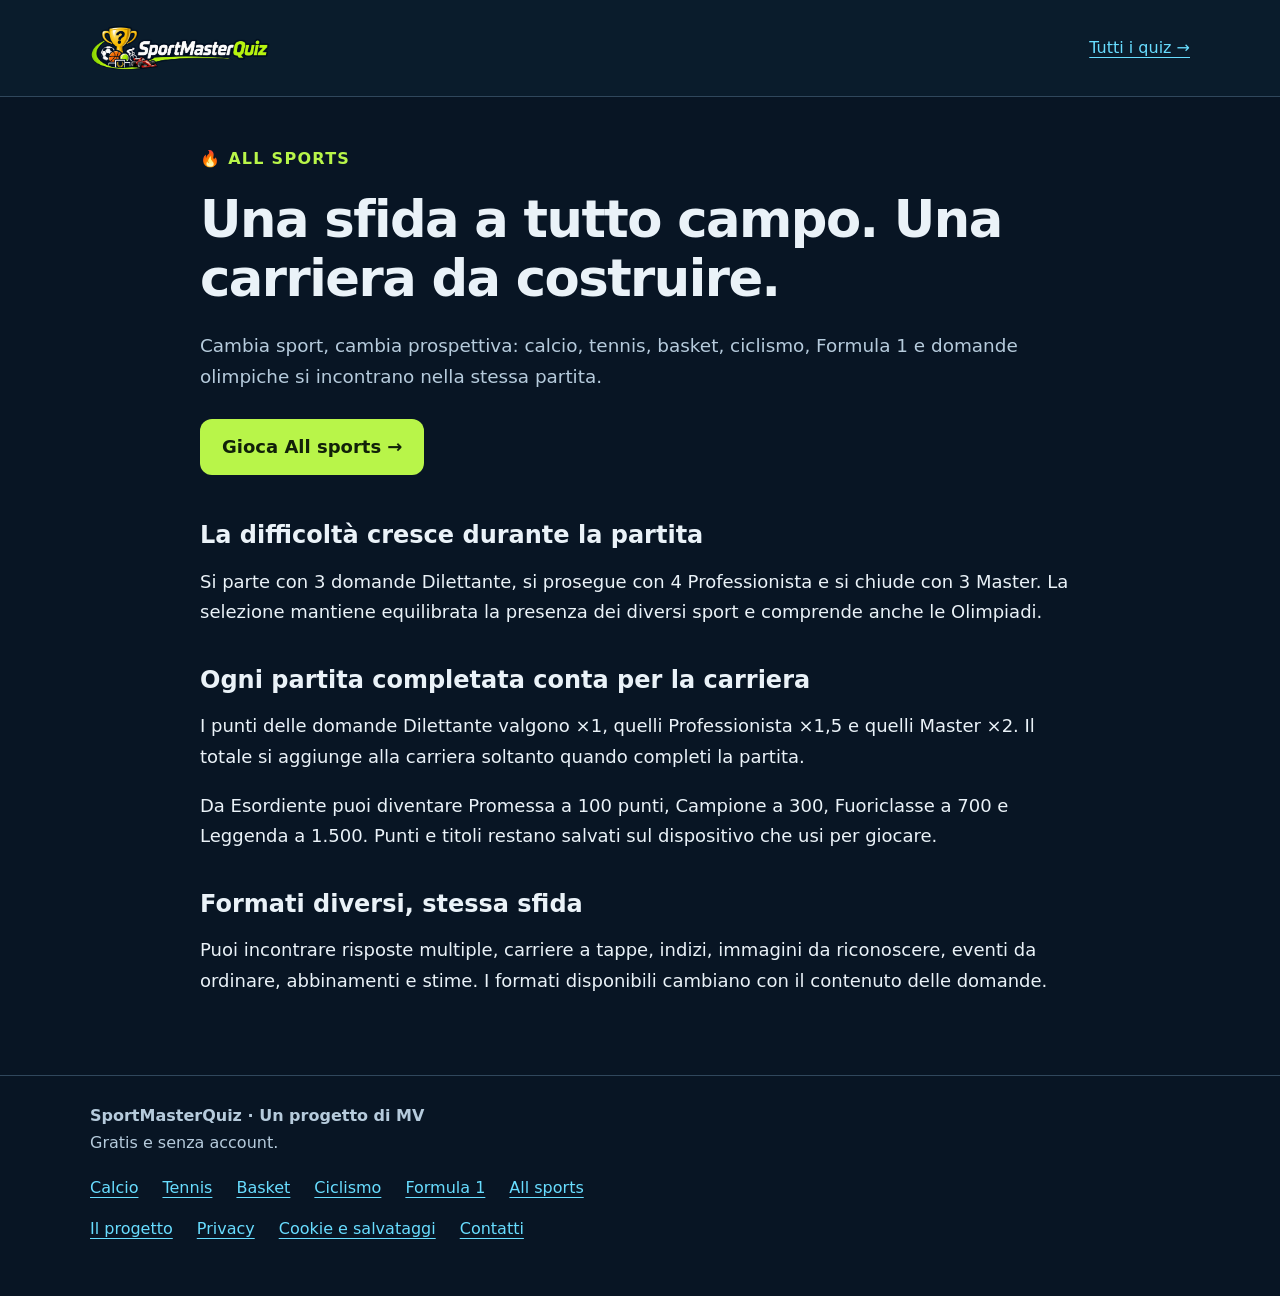
<file: all-sports/index.html>
<!doctype html><html lang="it"><head><meta charset="utf-8"><meta name="viewport" content="width=device-width,initial-scale=1"><title>All sports: quiz e carriera sportiva | SportMasterQuiz</title><meta name="description" content="Una partita con difficoltà crescente, sport equilibrati e domande olimpiche. Accumula punti e costruisci la tua carriera in All sports."><meta name="theme-color" content="#081524"><link rel="icon" href="/favicon.png" type="image/png"><link rel="stylesheet" href="/assets/pages.css"><link rel="canonical" href="https://sportmasterquiz.github.io/all-sports/"><meta property="og:type" content="website"><meta property="og:locale" content="it_IT"><meta property="og:site_name" content="SportMasterQuiz"><meta property="og:title" content="All sports: quiz e carriera sportiva | SportMasterQuiz"><meta property="og:description" content="Una partita con difficoltà crescente, sport equilibrati e domande olimpiche. Accumula punti e costruisci la tua carriera in All sports."><meta property="og:url" content="https://sportmasterquiz.github.io/all-sports/"><meta property="og:image" content="https://sportmasterquiz.github.io/assets/social/sportmasterquiz.png"><meta property="og:image:width" content="1200"><meta property="og:image:height" content="630"><meta property="og:image:alt" content="SportMasterQuiz: la tua cultura sportiva vale un trofeo?"><meta name="twitter:card" content="summary_large_image"><meta name="twitter:title" content="All sports: quiz e carriera sportiva | SportMasterQuiz"><meta name="twitter:description" content="Una partita con difficoltà crescente, sport equilibrati e domande olimpiche. Accumula punti e costruisci la tua carriera in All sports."><meta name="twitter:image" content="https://sportmasterquiz.github.io/assets/social/sportmasterquiz.png"></head><body><header><div class="wrap"><a class="brand" href="/" aria-label="SportMasterQuiz, torna ai quiz"><img src="/logo-sportmasterquiz-motori.svg" alt="SportMasterQuiz" width="180" height="60"></a><a class="homeLink" href="/">Tutti i quiz →</a></div></header><main class="wrap content"><p class="eyebrow">🔥 All sports</p><h1>Una sfida a tutto campo. Una carriera da costruire.</h1><p class="lead">Cambia sport, cambia prospettiva: calcio, tennis, basket, ciclismo, Formula 1 e domande olimpiche si incontrano nella stessa partita.</p><a class="play" href="/?sport=misto&amp;gioca=1">Gioca All sports →</a><h2>La difficoltà cresce durante la partita</h2><p>Si parte con 3 domande Dilettante, si prosegue con 4 Professionista e si chiude con 3 Master. La selezione mantiene equilibrata la presenza dei diversi sport e comprende anche le Olimpiadi.</p><h2>Ogni partita completata conta per la carriera</h2><p>I punti delle domande Dilettante valgono ×1, quelli Professionista ×1,5 e quelli Master ×2. Il totale si aggiunge alla carriera soltanto quando completi la partita.</p><p>Da Esordiente puoi diventare Promessa a 100 punti, Campione a 300, Fuoriclasse a 700 e Leggenda a 1.500. Punti e titoli restano salvati sul dispositivo che usi per giocare.</p><h2>Formati diversi, stessa sfida</h2><p>Puoi incontrare risposte multiple, carriere a tappe, indizi, immagini da riconoscere, eventi da ordinare, abbinamenti e stime. I formati disponibili cambiano con il contenuto delle domande.</p></main><footer><div class="wrap"><strong>SportMasterQuiz · Un progetto di MV</strong><p>Gratis e senza account.</p><nav class="links" aria-label="Quiz sportivi"><a href="/calcio/">Calcio</a><a href="/tennis/">Tennis</a><a href="/basket/">Basket</a><a href="/ciclismo/">Ciclismo</a><a href="/formula-1/">Formula 1</a><a href="/all-sports/">All sports</a></nav><nav class="links" aria-label="Informazioni"><a href="/progetto/">Il progetto</a><a href="/privacy/">Privacy</a><a href="/cookie/">Cookie e salvataggi</a><a href="/contatti/">Contatti</a></nav></div></footer></body></html>
</file>
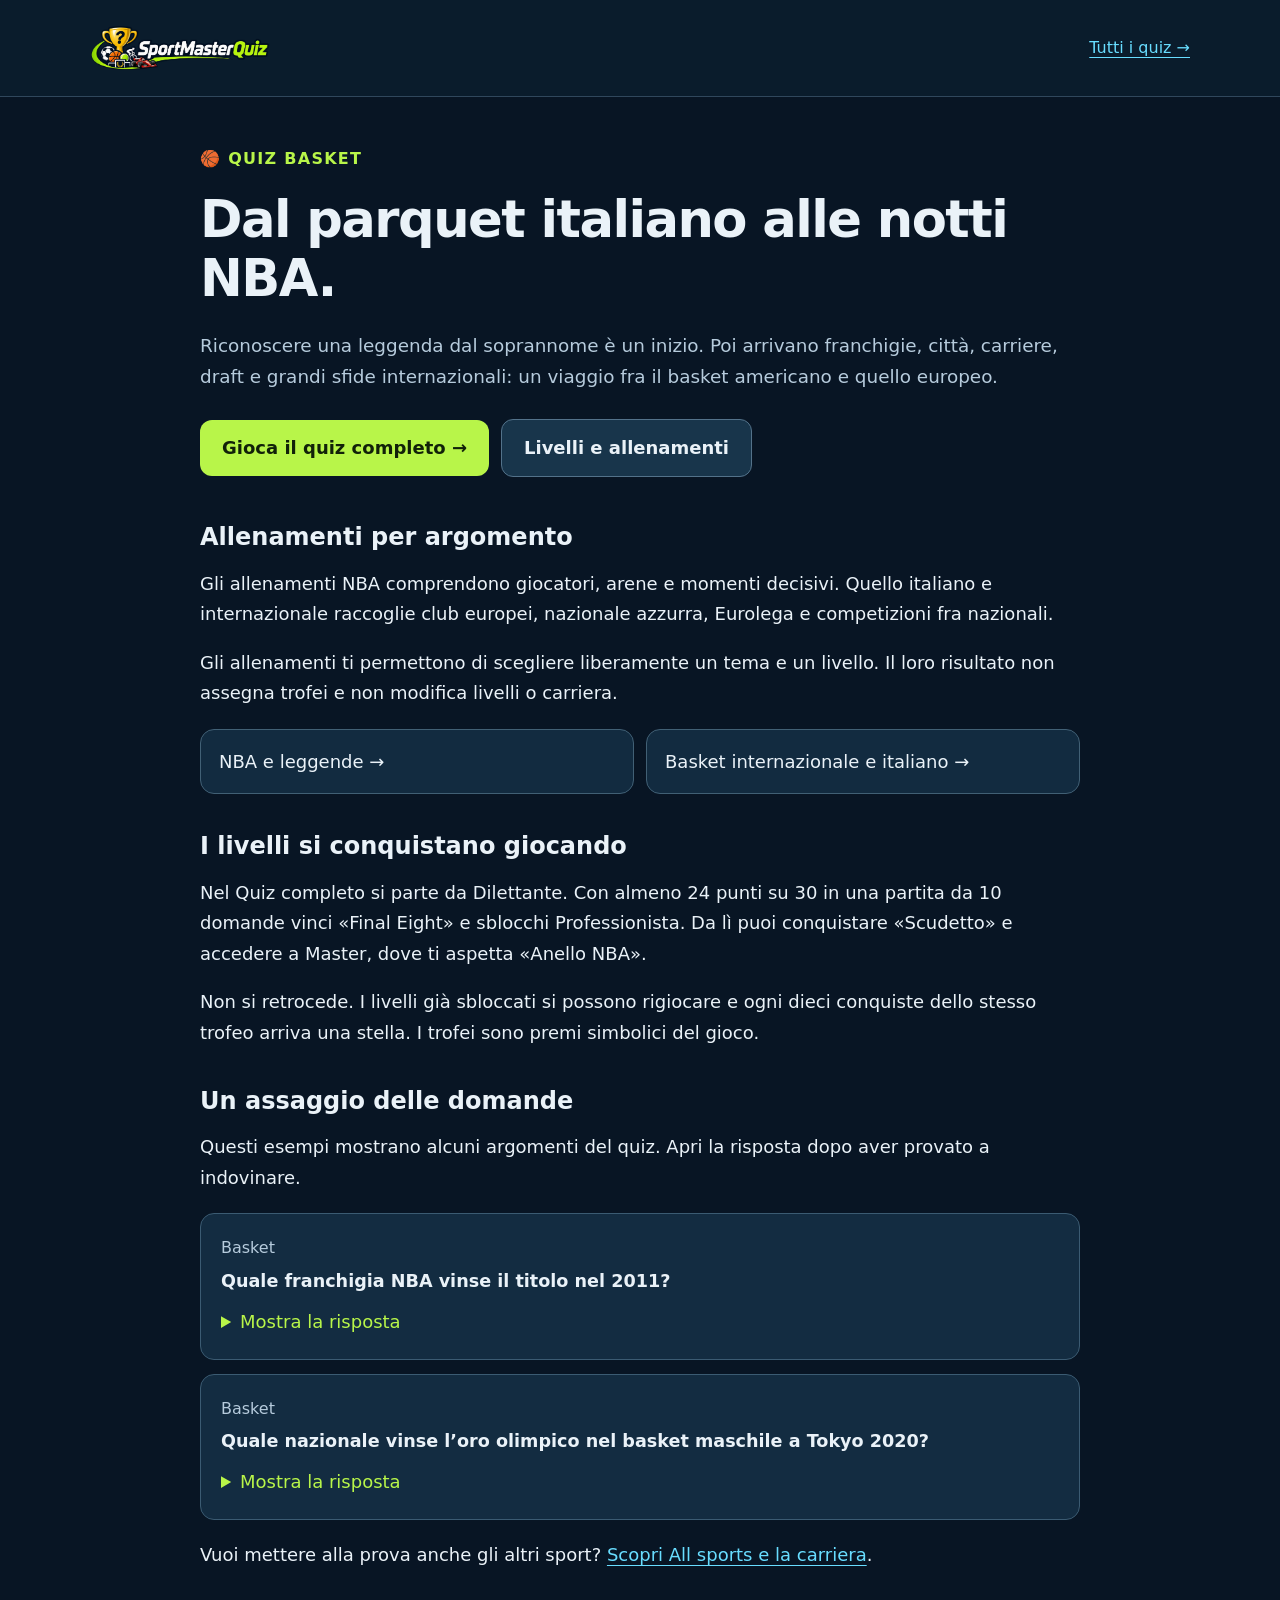
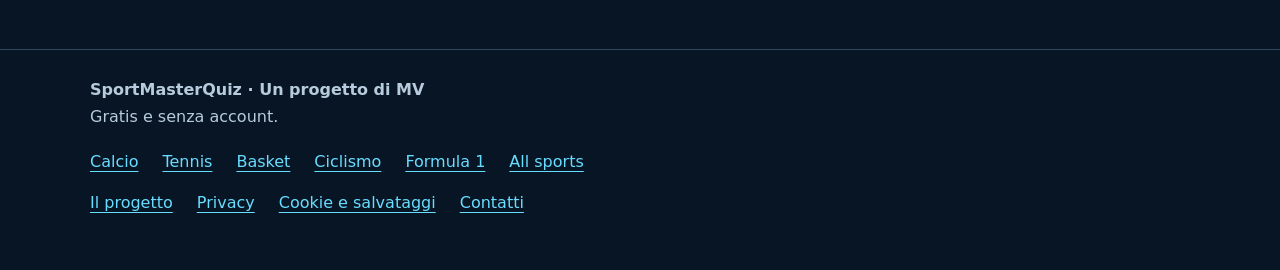
<file: basket/index.html>
<!doctype html><html lang="it"><head><meta charset="utf-8"><meta name="viewport" content="width=device-width,initial-scale=1"><title>Quiz Basket: domande, livelli e trofei | SportMasterQuiz</title><meta name="description" content="Quiz gratis di Basket: nba, italia ed europa. Gioca il Quiz completo per i trofei o preparati con gli allenamenti."><meta name="theme-color" content="#081524"><link rel="icon" href="/favicon.png" type="image/png"><link rel="stylesheet" href="/assets/pages.css"><link rel="canonical" href="https://sportmasterquiz.github.io/basket/"><meta property="og:type" content="website"><meta property="og:locale" content="it_IT"><meta property="og:site_name" content="SportMasterQuiz"><meta property="og:title" content="Quiz Basket: domande, livelli e trofei | SportMasterQuiz"><meta property="og:description" content="Quiz gratis di Basket: nba, italia ed europa. Gioca il Quiz completo per i trofei o preparati con gli allenamenti."><meta property="og:url" content="https://sportmasterquiz.github.io/basket/"><meta property="og:image" content="https://sportmasterquiz.github.io/assets/social/sportmasterquiz.png"><meta property="og:image:width" content="1200"><meta property="og:image:height" content="630"><meta property="og:image:alt" content="SportMasterQuiz: la tua cultura sportiva vale un trofeo?"><meta name="twitter:card" content="summary_large_image"><meta name="twitter:title" content="Quiz Basket: domande, livelli e trofei | SportMasterQuiz"><meta name="twitter:description" content="Quiz gratis di Basket: nba, italia ed europa. Gioca il Quiz completo per i trofei o preparati con gli allenamenti."><meta name="twitter:image" content="https://sportmasterquiz.github.io/assets/social/sportmasterquiz.png"></head><body><header><div class="wrap"><a class="brand" href="/" aria-label="SportMasterQuiz, torna ai quiz"><img src="/logo-sportmasterquiz-motori.svg" alt="SportMasterQuiz" width="180" height="60"></a><a class="homeLink" href="/">Tutti i quiz →</a></div></header><main class="wrap content"><p class="eyebrow">🏀 Quiz Basket</p><h1>Dal parquet italiano alle notti NBA.</h1><p class="lead">Riconoscere una leggenda dal soprannome è un inizio. Poi arrivano franchigie, città, carriere, draft e grandi sfide internazionali: un viaggio fra il basket americano e quello europeo.</p><a class="play" href="/?sport=basket&amp;gioca=1">Gioca il quiz completo →</a><a class="play secondary" href="/?sport=basket">Livelli e allenamenti</a><h2>Allenamenti per argomento</h2><p>Gli allenamenti NBA comprendono giocatori, arene e momenti decisivi. Quello italiano e internazionale raccoglie club europei, nazionale azzurra, Eurolega e competizioni fra nazionali.</p><p>Gli allenamenti ti permettono di scegliere liberamente un tema e un livello. Il loro risultato non assegna trofei e non modifica livelli o carriera.</p><div class="topics"><a class="topic" href="/?sport=basket&amp;tema=nba&amp;gioca=1">NBA e leggende →</a><a class="topic" href="/?sport=basket&amp;tema=italia&amp;gioca=1">Basket internazionale e italiano →</a></div><h2>I livelli si conquistano giocando</h2><p>Nel Quiz completo si parte da Dilettante. Con almeno 24 punti su 30 in una partita da 10 domande vinci «Final Eight» e sblocchi Professionista. Da lì puoi conquistare «Scudetto» e accedere a Master, dove ti aspetta «Anello NBA».</p><p>Non si retrocede. I livelli già sbloccati si possono rigiocare e ogni dieci conquiste dello stesso trofeo arriva una stella. I trofei sono premi simbolici del gioco.</p><h2>Un assaggio delle domande</h2><p>Questi esempi mostrano alcuni argomenti del quiz. Apri la risposta dopo aver provato a indovinare.</p><div class="samples"><article class="sample"><small>Basket</small><h3>Quale franchigia NBA vinse il titolo nel 2011?</h3><details><summary>Mostra la risposta</summary><p><strong>Dallas Mavericks</strong>. Dallas sconfisse Miami nelle Finals del 2011.</p></details></article><article class="sample"><small>Basket</small><h3>Quale nazionale vinse l’oro olimpico nel basket maschile a Tokyo 2020?</h3><details><summary>Mostra la risposta</summary><p><strong>Stati Uniti</strong>. Gli Stati Uniti batterono la Francia nella finale maschile disputata nel 2021.</p></details></article></div><p>Vuoi mettere alla prova anche gli altri sport? <a href="/all-sports/">Scopri All sports e la carriera</a>.</p></main><footer><div class="wrap"><strong>SportMasterQuiz · Un progetto di MV</strong><p>Gratis e senza account.</p><nav class="links" aria-label="Quiz sportivi"><a href="/calcio/">Calcio</a><a href="/tennis/">Tennis</a><a href="/basket/">Basket</a><a href="/ciclismo/">Ciclismo</a><a href="/formula-1/">Formula 1</a><a href="/all-sports/">All sports</a></nav><nav class="links" aria-label="Informazioni"><a href="/progetto/">Il progetto</a><a href="/privacy/">Privacy</a><a href="/cookie/">Cookie e salvataggi</a><a href="/contatti/">Contatti</a></nav></div></footer></body></html>
</file>
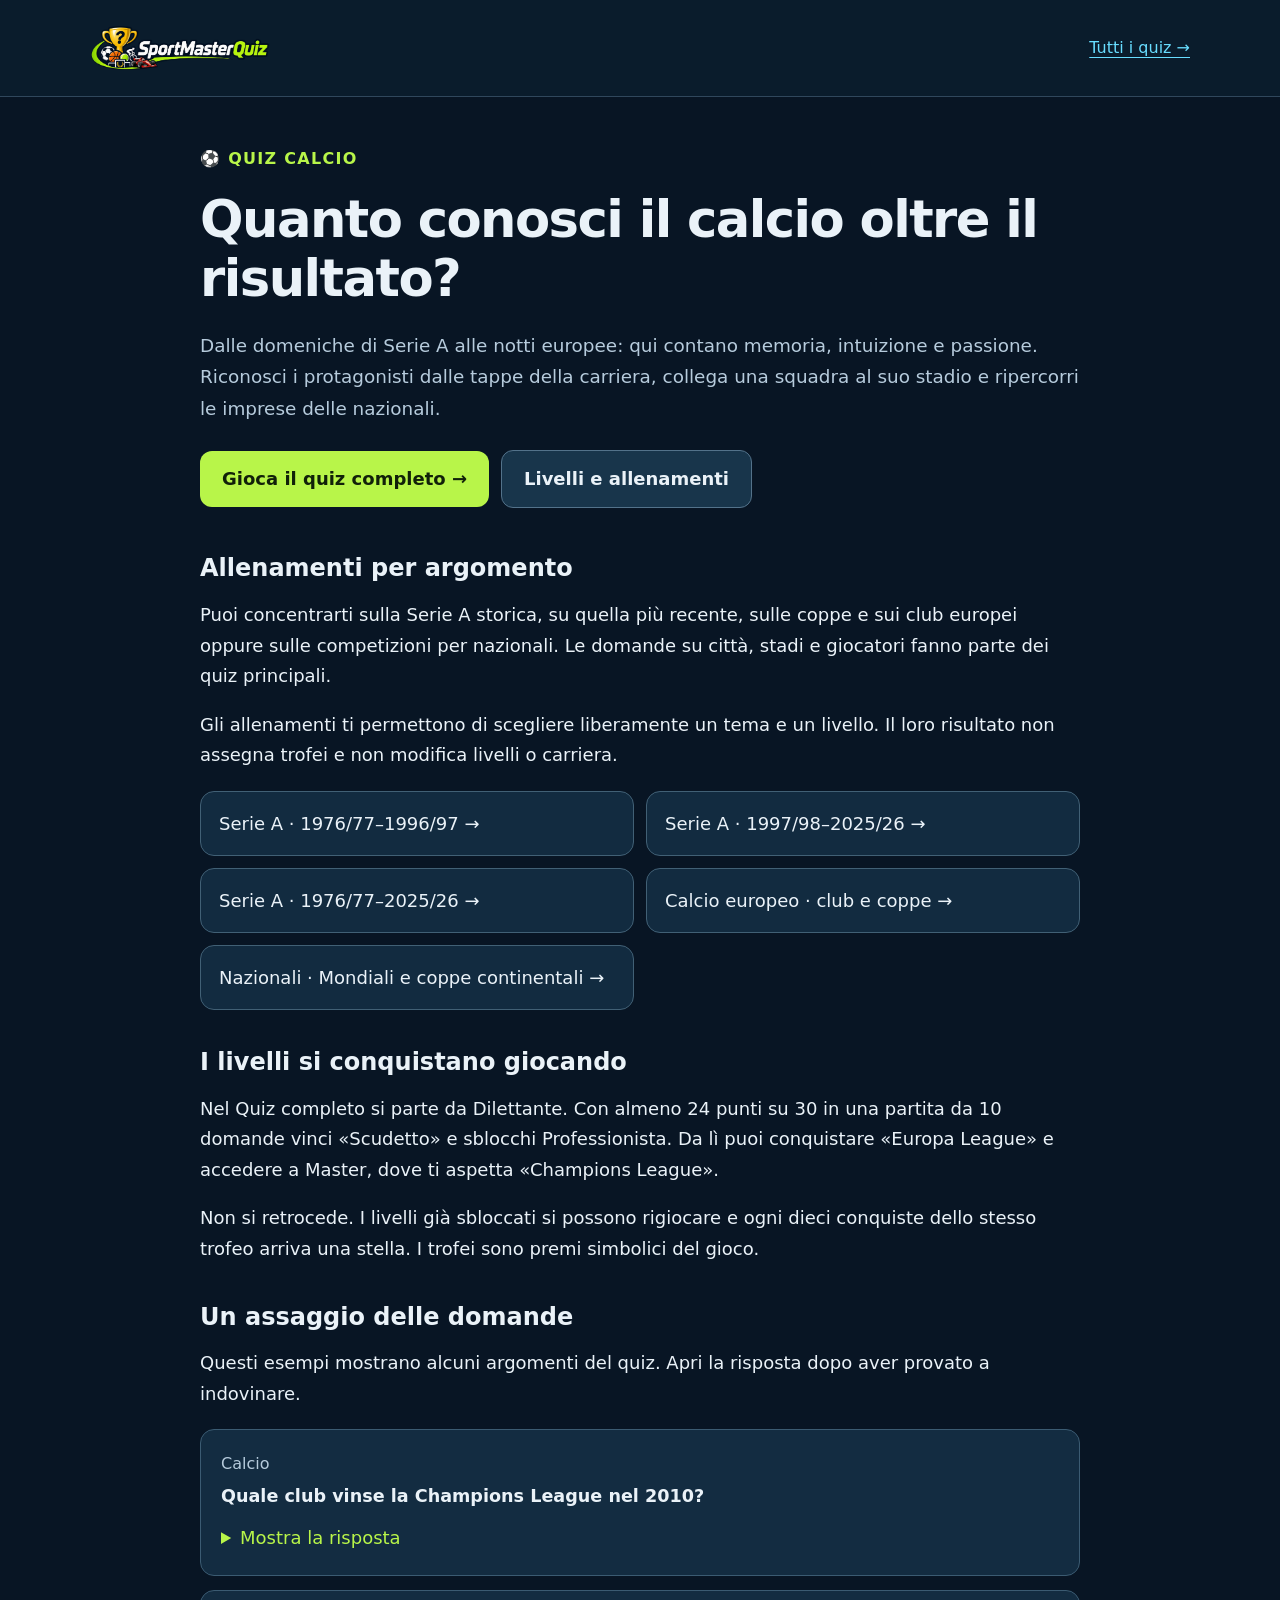
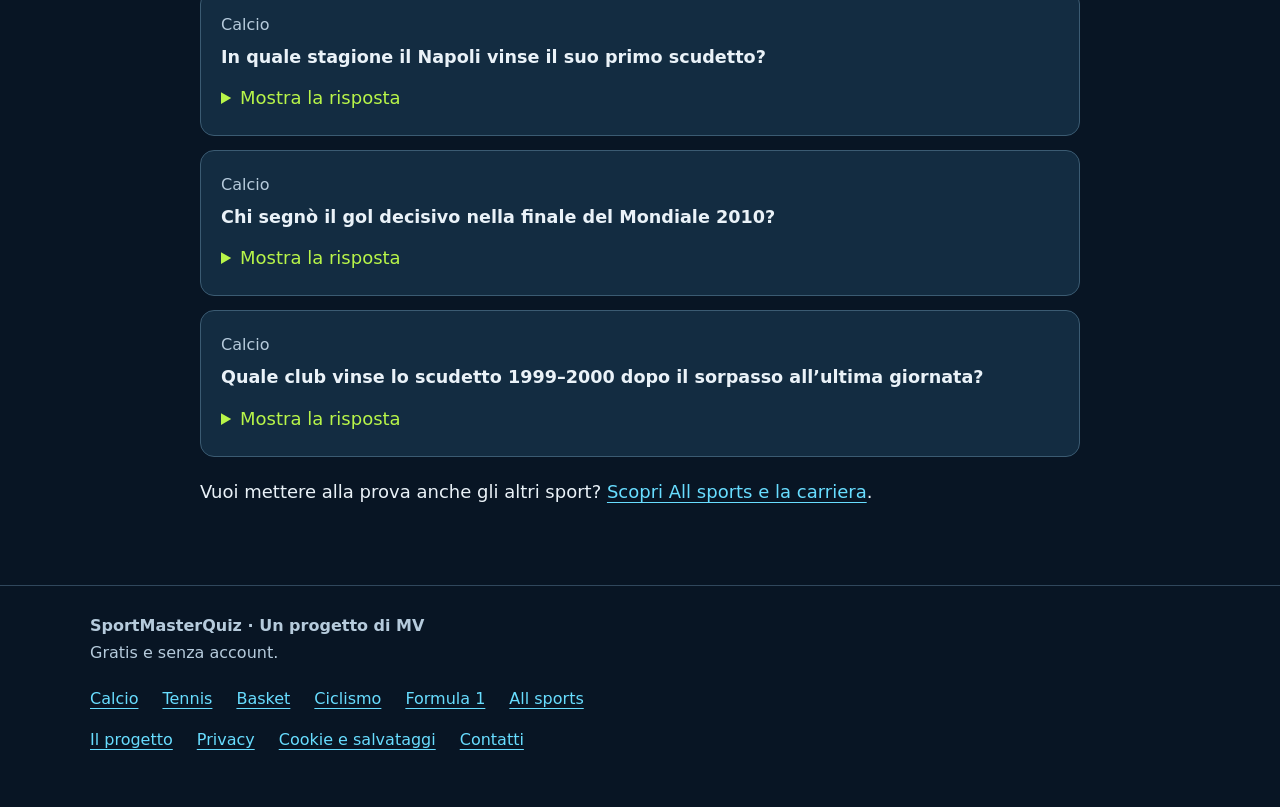
<file: calcio/index.html>
<!doctype html><html lang="it"><head><meta charset="utf-8"><meta name="viewport" content="width=device-width,initial-scale=1"><title>Quiz Calcio: domande, livelli e trofei | SportMasterQuiz</title><meta name="description" content="Quiz gratis di Calcio: serie a, coppe e nazionali. Gioca il Quiz completo per i trofei o preparati con gli allenamenti."><meta name="theme-color" content="#081524"><link rel="icon" href="/favicon.png" type="image/png"><link rel="stylesheet" href="/assets/pages.css"><link rel="canonical" href="https://sportmasterquiz.github.io/calcio/"><meta property="og:type" content="website"><meta property="og:locale" content="it_IT"><meta property="og:site_name" content="SportMasterQuiz"><meta property="og:title" content="Quiz Calcio: domande, livelli e trofei | SportMasterQuiz"><meta property="og:description" content="Quiz gratis di Calcio: serie a, coppe e nazionali. Gioca il Quiz completo per i trofei o preparati con gli allenamenti."><meta property="og:url" content="https://sportmasterquiz.github.io/calcio/"><meta property="og:image" content="https://sportmasterquiz.github.io/assets/social/sportmasterquiz.png"><meta property="og:image:width" content="1200"><meta property="og:image:height" content="630"><meta property="og:image:alt" content="SportMasterQuiz: la tua cultura sportiva vale un trofeo?"><meta name="twitter:card" content="summary_large_image"><meta name="twitter:title" content="Quiz Calcio: domande, livelli e trofei | SportMasterQuiz"><meta name="twitter:description" content="Quiz gratis di Calcio: serie a, coppe e nazionali. Gioca il Quiz completo per i trofei o preparati con gli allenamenti."><meta name="twitter:image" content="https://sportmasterquiz.github.io/assets/social/sportmasterquiz.png"></head><body><header><div class="wrap"><a class="brand" href="/" aria-label="SportMasterQuiz, torna ai quiz"><img src="/logo-sportmasterquiz-motori.svg" alt="SportMasterQuiz" width="180" height="60"></a><a class="homeLink" href="/">Tutti i quiz →</a></div></header><main class="wrap content"><p class="eyebrow">⚽ Quiz Calcio</p><h1>Quanto conosci il calcio oltre il risultato?</h1><p class="lead">Dalle domeniche di Serie A alle notti europee: qui contano memoria, intuizione e passione. Riconosci i protagonisti dalle tappe della carriera, collega una squadra al suo stadio e ripercorri le imprese delle nazionali.</p><a class="play" href="/?sport=calcio&amp;gioca=1">Gioca il quiz completo →</a><a class="play secondary" href="/?sport=calcio">Livelli e allenamenti</a><h2>Allenamenti per argomento</h2><p>Puoi concentrarti sulla Serie A storica, su quella più recente, sulle coppe e sui club europei oppure sulle competizioni per nazionali. Le domande su città, stadi e giocatori fanno parte dei quiz principali.</p><p>Gli allenamenti ti permettono di scegliere liberamente un tema e un livello. Il loro risultato non assegna trofei e non modifica livelli o carriera.</p><div class="topics"><a class="topic" href="/?sport=calcio&amp;tema=serie_storica&amp;gioca=1">Serie A · 1976/77–1996/97 →</a><a class="topic" href="/?sport=calcio&amp;tema=serie_moderna&amp;gioca=1">Serie A · 1997/98–2025/26 →</a><a class="topic" href="/?sport=calcio&amp;tema=serie_all&amp;gioca=1">Serie A · 1976/77–2025/26 →</a><a class="topic" href="/?sport=calcio&amp;tema=coppe_europee&amp;gioca=1">Calcio europeo · club e coppe →</a><a class="topic" href="/?sport=calcio&amp;tema=mondiali&amp;gioca=1">Nazionali · Mondiali e coppe continentali →</a></div><h2>I livelli si conquistano giocando</h2><p>Nel Quiz completo si parte da Dilettante. Con almeno 24 punti su 30 in una partita da 10 domande vinci «Scudetto» e sblocchi Professionista. Da lì puoi conquistare «Europa League» e accedere a Master, dove ti aspetta «Champions League».</p><p>Non si retrocede. I livelli già sbloccati si possono rigiocare e ogni dieci conquiste dello stesso trofeo arriva una stella. I trofei sono premi simbolici del gioco.</p><h2>Un assaggio delle domande</h2><p>Questi esempi mostrano alcuni argomenti del quiz. Apri la risposta dopo aver provato a indovinare.</p><div class="samples"><article class="sample"><small>Calcio</small><h3>Quale club vinse la Champions League nel 2010?</h3><details><summary>Mostra la risposta</summary><p><strong>Inter</strong>. L’Inter batté il Bayern Monaco 2-0 nella finale di Madrid.</p></details></article><article class="sample"><small>Calcio</small><h3>In quale stagione il Napoli vinse il suo primo scudetto?</h3><details><summary>Mostra la risposta</summary><p><strong>1986–87</strong>. Il primo titolo di Serie A del Napoli arrivò nella stagione 1986–87.</p></details></article><article class="sample"><small>Calcio</small><h3>Chi segnò il gol decisivo nella finale del Mondiale 2010?</h3><details><summary>Mostra la risposta</summary><p><strong>Andrés Iniesta</strong>. Iniesta segnò ai supplementari per la Spagna contro i Paesi Bassi.</p></details></article><article class="sample"><small>Calcio</small><h3>Quale club vinse lo scudetto 1999–2000 dopo il sorpasso all’ultima giornata?</h3><details><summary>Mostra la risposta</summary><p><strong>Lazio</strong>. La Lazio conquistò il titolo all’ultima giornata davanti alla Juventus.</p></details></article></div><p>Vuoi mettere alla prova anche gli altri sport? <a href="/all-sports/">Scopri All sports e la carriera</a>.</p></main><footer><div class="wrap"><strong>SportMasterQuiz · Un progetto di MV</strong><p>Gratis e senza account.</p><nav class="links" aria-label="Quiz sportivi"><a href="/calcio/">Calcio</a><a href="/tennis/">Tennis</a><a href="/basket/">Basket</a><a href="/ciclismo/">Ciclismo</a><a href="/formula-1/">Formula 1</a><a href="/all-sports/">All sports</a></nav><nav class="links" aria-label="Informazioni"><a href="/progetto/">Il progetto</a><a href="/privacy/">Privacy</a><a href="/cookie/">Cookie e salvataggi</a><a href="/contatti/">Contatti</a></nav></div></footer></body></html>
</file>
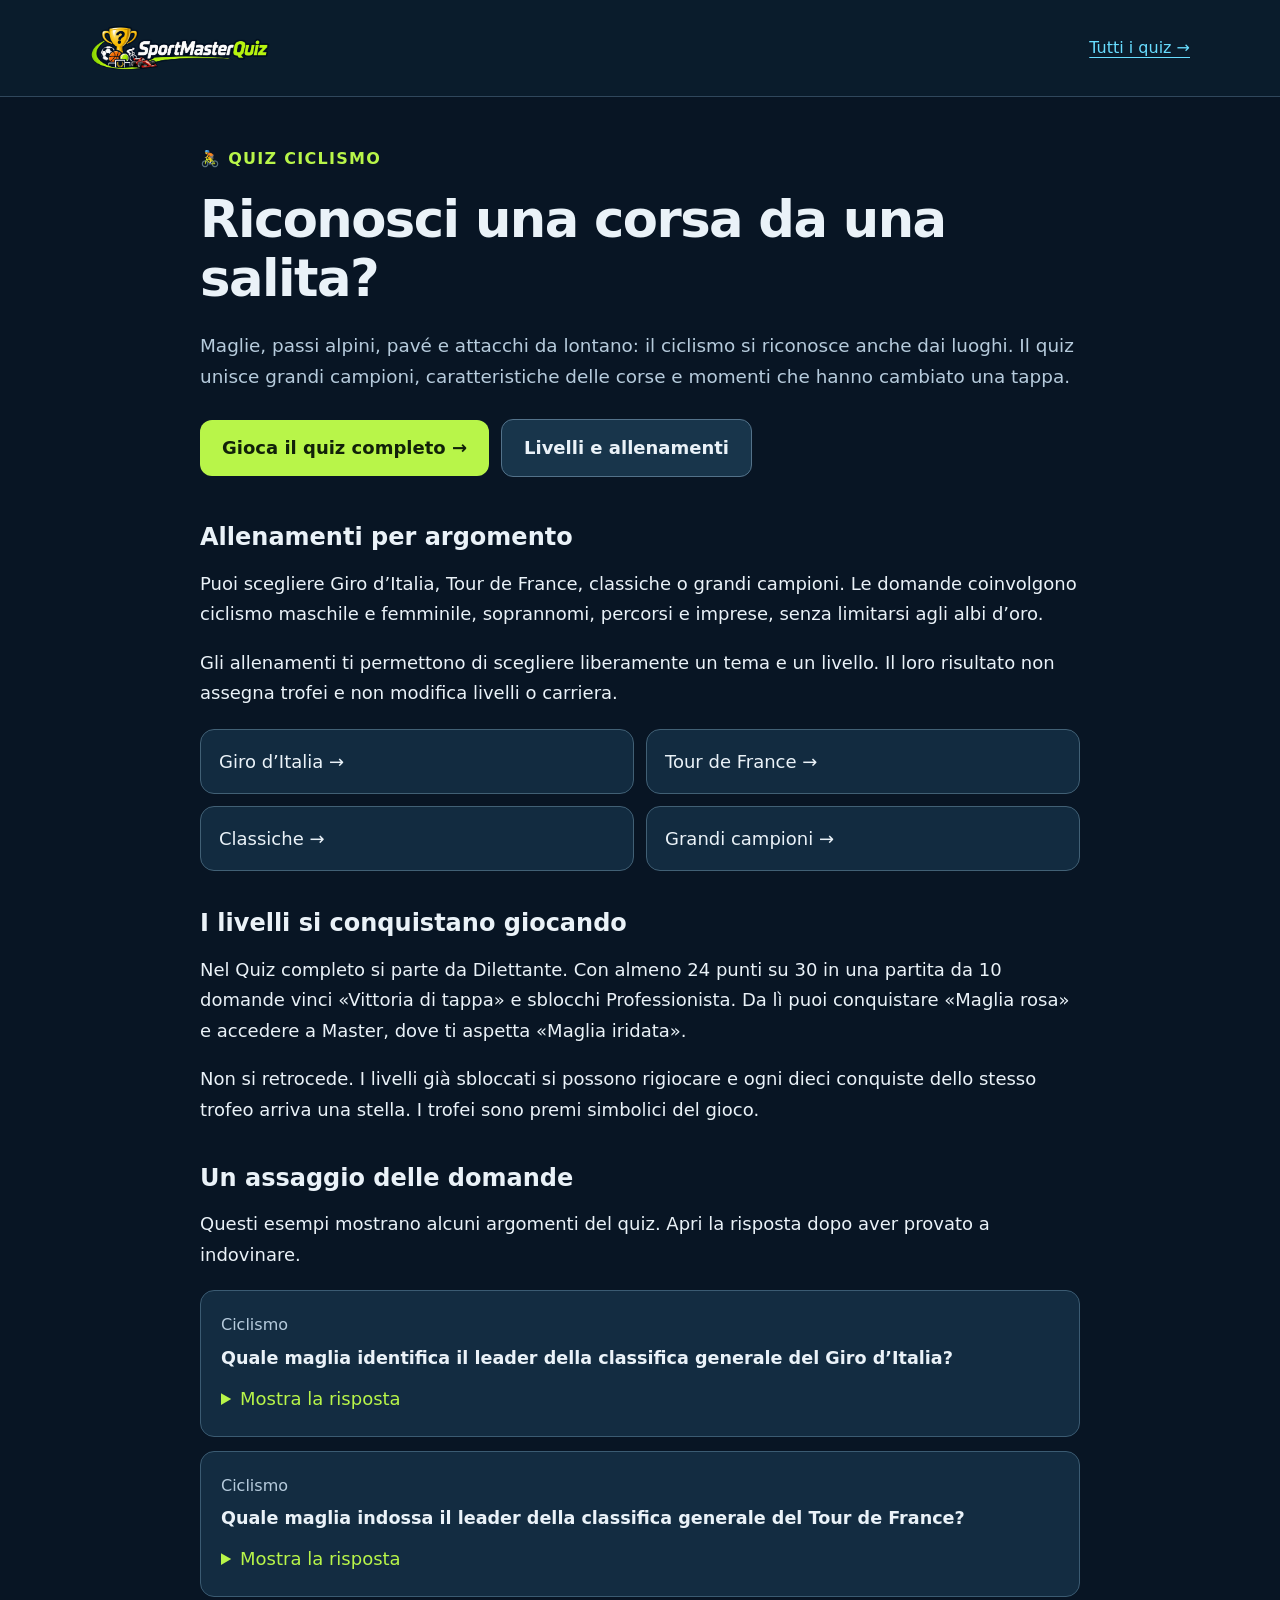
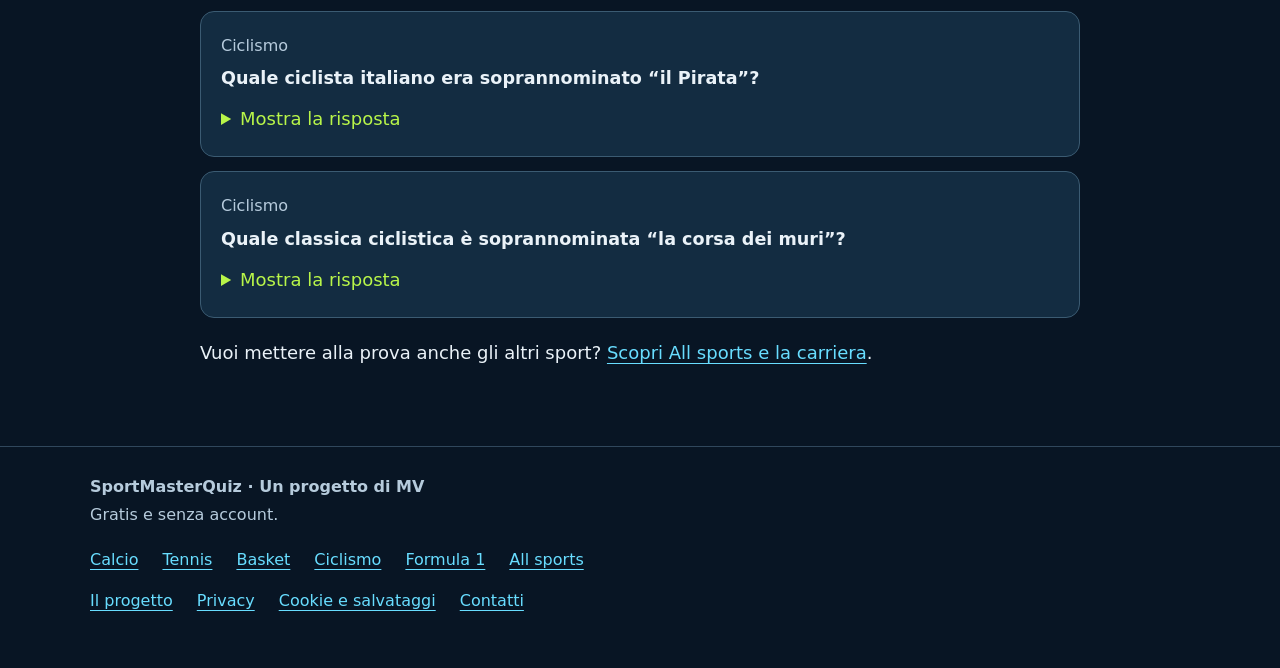
<file: ciclismo/index.html>
<!doctype html><html lang="it"><head><meta charset="utf-8"><meta name="viewport" content="width=device-width,initial-scale=1"><title>Quiz Ciclismo: domande, livelli e trofei | SportMasterQuiz</title><meta name="description" content="Quiz gratis di Ciclismo: grandi giri e classiche. Gioca il Quiz completo per i trofei o preparati con gli allenamenti."><meta name="theme-color" content="#081524"><link rel="icon" href="/favicon.png" type="image/png"><link rel="stylesheet" href="/assets/pages.css"><link rel="canonical" href="https://sportmasterquiz.github.io/ciclismo/"><meta property="og:type" content="website"><meta property="og:locale" content="it_IT"><meta property="og:site_name" content="SportMasterQuiz"><meta property="og:title" content="Quiz Ciclismo: domande, livelli e trofei | SportMasterQuiz"><meta property="og:description" content="Quiz gratis di Ciclismo: grandi giri e classiche. Gioca il Quiz completo per i trofei o preparati con gli allenamenti."><meta property="og:url" content="https://sportmasterquiz.github.io/ciclismo/"><meta property="og:image" content="https://sportmasterquiz.github.io/assets/social/sportmasterquiz.png"><meta property="og:image:width" content="1200"><meta property="og:image:height" content="630"><meta property="og:image:alt" content="SportMasterQuiz: la tua cultura sportiva vale un trofeo?"><meta name="twitter:card" content="summary_large_image"><meta name="twitter:title" content="Quiz Ciclismo: domande, livelli e trofei | SportMasterQuiz"><meta name="twitter:description" content="Quiz gratis di Ciclismo: grandi giri e classiche. Gioca il Quiz completo per i trofei o preparati con gli allenamenti."><meta name="twitter:image" content="https://sportmasterquiz.github.io/assets/social/sportmasterquiz.png"></head><body><header><div class="wrap"><a class="brand" href="/" aria-label="SportMasterQuiz, torna ai quiz"><img src="/logo-sportmasterquiz-motori.svg" alt="SportMasterQuiz" width="180" height="60"></a><a class="homeLink" href="/">Tutti i quiz →</a></div></header><main class="wrap content"><p class="eyebrow">🚴 Quiz Ciclismo</p><h1>Riconosci una corsa da una salita?</h1><p class="lead">Maglie, passi alpini, pavé e attacchi da lontano: il ciclismo si riconosce anche dai luoghi. Il quiz unisce grandi campioni, caratteristiche delle corse e momenti che hanno cambiato una tappa.</p><a class="play" href="/?sport=ciclismo&amp;gioca=1">Gioca il quiz completo →</a><a class="play secondary" href="/?sport=ciclismo">Livelli e allenamenti</a><h2>Allenamenti per argomento</h2><p>Puoi scegliere Giro d’Italia, Tour de France, classiche o grandi campioni. Le domande coinvolgono ciclismo maschile e femminile, soprannomi, percorsi e imprese, senza limitarsi agli albi d’oro.</p><p>Gli allenamenti ti permettono di scegliere liberamente un tema e un livello. Il loro risultato non assegna trofei e non modifica livelli o carriera.</p><div class="topics"><a class="topic" href="/?sport=ciclismo&amp;tema=giro&amp;gioca=1">Giro d’Italia →</a><a class="topic" href="/?sport=ciclismo&amp;tema=tour&amp;gioca=1">Tour de France →</a><a class="topic" href="/?sport=ciclismo&amp;tema=classiche&amp;gioca=1">Classiche →</a><a class="topic" href="/?sport=ciclismo&amp;tema=campioni&amp;gioca=1">Grandi campioni →</a></div><h2>I livelli si conquistano giocando</h2><p>Nel Quiz completo si parte da Dilettante. Con almeno 24 punti su 30 in una partita da 10 domande vinci «Vittoria di tappa» e sblocchi Professionista. Da lì puoi conquistare «Maglia rosa» e accedere a Master, dove ti aspetta «Maglia iridata».</p><p>Non si retrocede. I livelli già sbloccati si possono rigiocare e ogni dieci conquiste dello stesso trofeo arriva una stella. I trofei sono premi simbolici del gioco.</p><h2>Un assaggio delle domande</h2><p>Questi esempi mostrano alcuni argomenti del quiz. Apri la risposta dopo aver provato a indovinare.</p><div class="samples"><article class="sample"><small>Ciclismo</small><h3>Quale maglia identifica il leader della classifica generale del Giro d’Italia?</h3><details><summary>Mostra la risposta</summary><p><strong>Rosa</strong>. Al Giro d’Italia il primo della classifica generale indossa la maglia rosa.</p></details></article><article class="sample"><small>Ciclismo</small><h3>Quale maglia indossa il leader della classifica generale del Tour de France?</h3><details><summary>Mostra la risposta</summary><p><strong>Gialla</strong>. La maglia gialla distingue il leader del Tour de France.</p></details></article><article class="sample"><small>Ciclismo</small><h3>Quale ciclista italiano era soprannominato “il Pirata”?</h3><details><summary>Mostra la risposta</summary><p><strong>Marco Pantani</strong>. Marco Pantani era conosciuto come il Pirata.</p></details></article><article class="sample"><small>Ciclismo</small><h3>Quale classica ciclistica è soprannominata “la corsa dei muri”?</h3><details><summary>Mostra la risposta</summary><p><strong>Giro delle Fiandre</strong>. Il Giro delle Fiandre è celebre per i brevi e ripidi muri fiamminghi.</p></details></article></div><p>Vuoi mettere alla prova anche gli altri sport? <a href="/all-sports/">Scopri All sports e la carriera</a>.</p></main><footer><div class="wrap"><strong>SportMasterQuiz · Un progetto di MV</strong><p>Gratis e senza account.</p><nav class="links" aria-label="Quiz sportivi"><a href="/calcio/">Calcio</a><a href="/tennis/">Tennis</a><a href="/basket/">Basket</a><a href="/ciclismo/">Ciclismo</a><a href="/formula-1/">Formula 1</a><a href="/all-sports/">All sports</a></nav><nav class="links" aria-label="Informazioni"><a href="/progetto/">Il progetto</a><a href="/privacy/">Privacy</a><a href="/cookie/">Cookie e salvataggi</a><a href="/contatti/">Contatti</a></nav></div></footer></body></html>
</file>
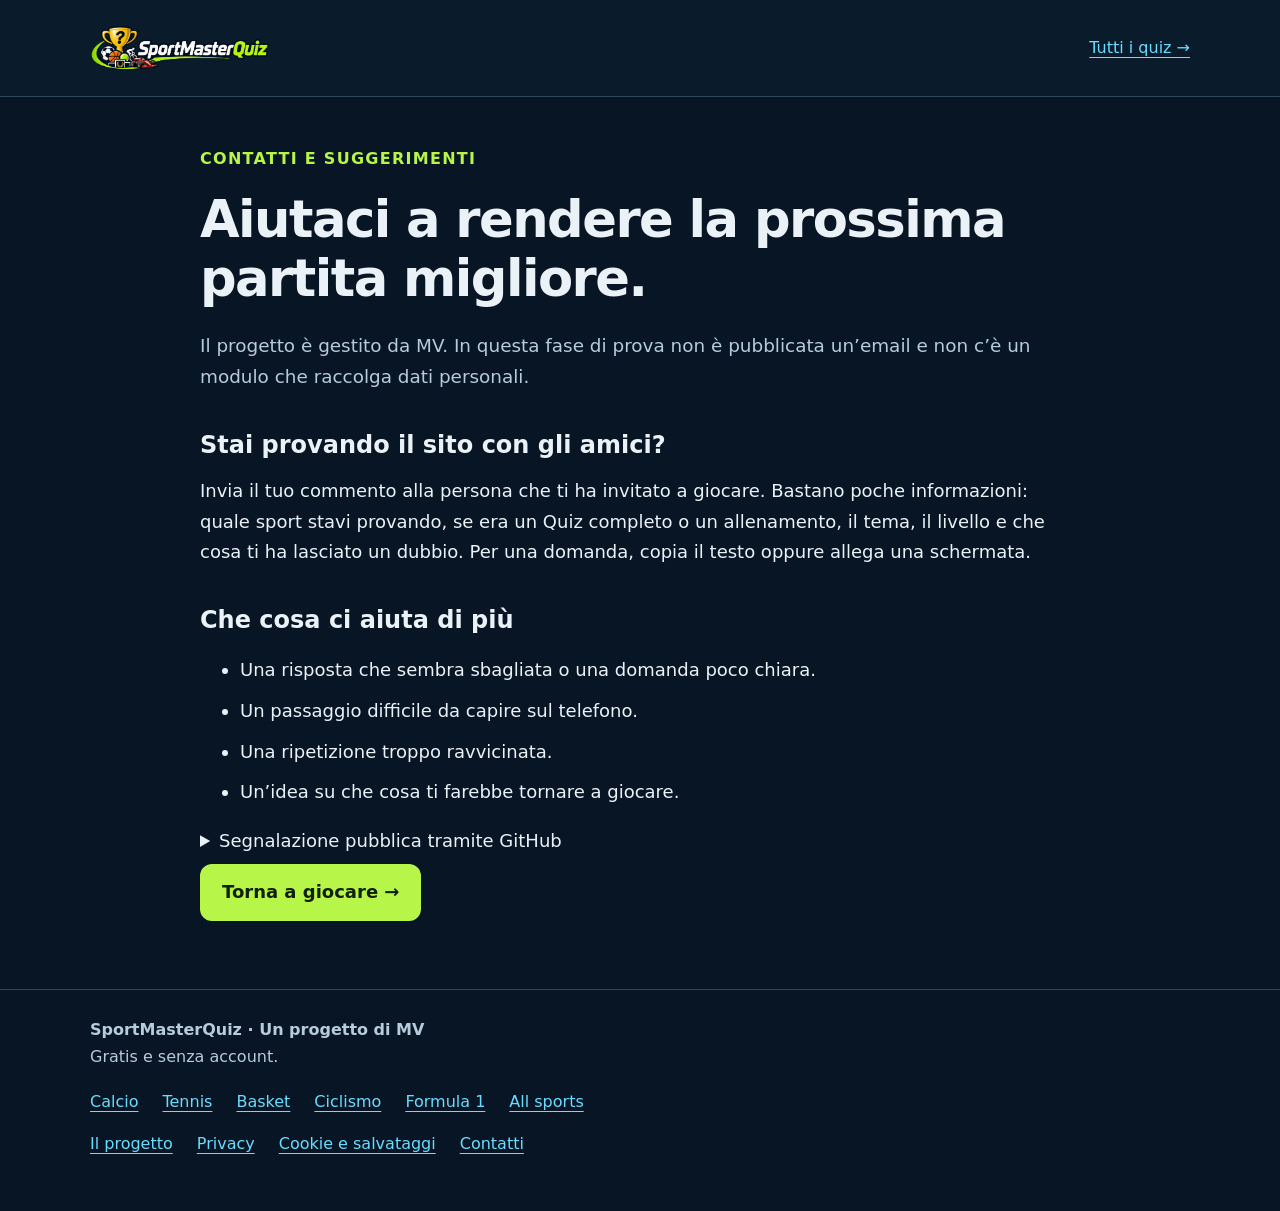
<file: contatti/index.html>
<!doctype html><html lang="it"><head><meta charset="utf-8"><meta name="viewport" content="width=device-width,initial-scale=1"><title>Contatti e suggerimenti | SportMasterQuiz</title><meta name="description" content="Come segnalare una domanda, un problema su mobile o un suggerimento a MV durante la prova di SportMasterQuiz."><meta name="theme-color" content="#081524"><link rel="icon" href="/favicon.png" type="image/png"><link rel="stylesheet" href="/assets/pages.css"><link rel="canonical" href="https://sportmasterquiz.github.io/contatti/"><meta property="og:type" content="website"><meta property="og:locale" content="it_IT"><meta property="og:site_name" content="SportMasterQuiz"><meta property="og:title" content="Contatti e suggerimenti | SportMasterQuiz"><meta property="og:description" content="Come segnalare una domanda, un problema su mobile o un suggerimento a MV durante la prova di SportMasterQuiz."><meta property="og:url" content="https://sportmasterquiz.github.io/contatti/"><meta property="og:image" content="https://sportmasterquiz.github.io/assets/social/sportmasterquiz.png"><meta property="og:image:width" content="1200"><meta property="og:image:height" content="630"><meta property="og:image:alt" content="SportMasterQuiz: la tua cultura sportiva vale un trofeo?"><meta name="twitter:card" content="summary_large_image"><meta name="twitter:title" content="Contatti e suggerimenti | SportMasterQuiz"><meta name="twitter:description" content="Come segnalare una domanda, un problema su mobile o un suggerimento a MV durante la prova di SportMasterQuiz."><meta name="twitter:image" content="https://sportmasterquiz.github.io/assets/social/sportmasterquiz.png"></head><body><header><div class="wrap"><a class="brand" href="/" aria-label="SportMasterQuiz, torna ai quiz"><img src="/logo-sportmasterquiz-motori.svg" alt="SportMasterQuiz" width="180" height="60"></a><a class="homeLink" href="/">Tutti i quiz →</a></div></header><main class="wrap content"><p class="eyebrow">Contatti e suggerimenti</p><h1>Aiutaci a rendere la prossima partita migliore.</h1><p class="lead">Il progetto è gestito da MV. In questa fase di prova non è pubblicata un’email e non c’è un modulo che raccolga dati personali.</p><h2>Stai provando il sito con gli amici?</h2><p>Invia il tuo commento alla persona che ti ha invitato a giocare. Bastano poche informazioni: quale sport stavi provando, se era un Quiz completo o un allenamento, il tema, il livello e che cosa ti ha lasciato un dubbio. Per una domanda, copia il testo oppure allega una schermata.</p><h2>Che cosa ci aiuta di più</h2><ul><li>Una risposta che sembra sbagliata o una domanda poco chiara.</li><li>Un passaggio difficile da capire sul telefono.</li><li>Una ripetizione troppo ravvicinata.</li><li>Un’idea su che cosa ti farebbe tornare a giocare.</li></ul><details><summary>Segnalazione pubblica tramite GitHub</summary><p>Se hai un account GitHub puoi <a href="https://github.com/sportmasterquiz/sportmasterquiz.github.io/issues/new?title=Segnalazione%20SportMasterQuiz" rel="noopener noreferrer">aprire una segnalazione pubblica</a>. Non inserire email, informazioni personali o dati di altre persone: il messaggio sarà visibile a tutti.</p></details><a class="play" href="/">Torna a giocare →</a></main><footer><div class="wrap"><strong>SportMasterQuiz · Un progetto di MV</strong><p>Gratis e senza account.</p><nav class="links" aria-label="Quiz sportivi"><a href="/calcio/">Calcio</a><a href="/tennis/">Tennis</a><a href="/basket/">Basket</a><a href="/ciclismo/">Ciclismo</a><a href="/formula-1/">Formula 1</a><a href="/all-sports/">All sports</a></nav><nav class="links" aria-label="Informazioni"><a href="/progetto/">Il progetto</a><a href="/privacy/">Privacy</a><a href="/cookie/">Cookie e salvataggi</a><a href="/contatti/">Contatti</a></nav></div></footer></body></html>
</file>
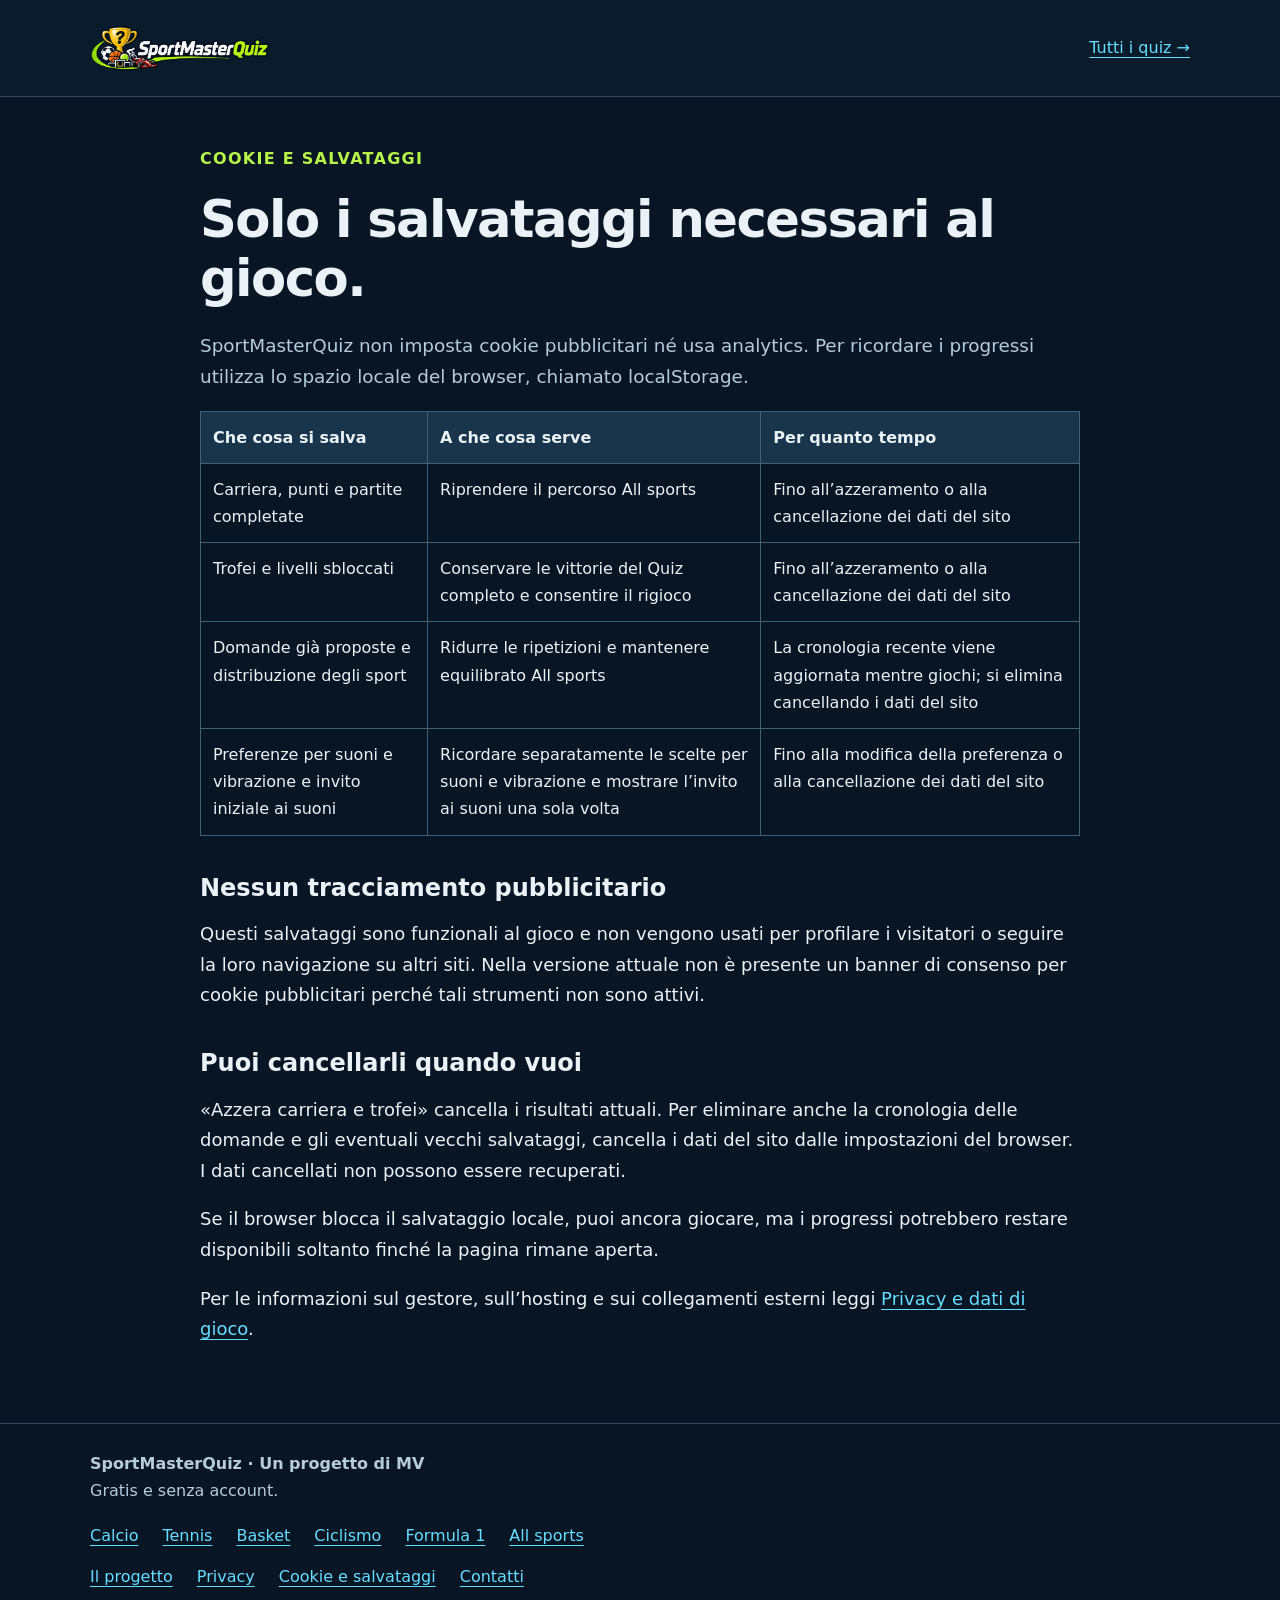
<file: cookie/index.html>
<!doctype html><html lang="it"><head><meta charset="utf-8"><meta name="viewport" content="width=device-width,initial-scale=1"><title>Cookie e salvataggi locali | SportMasterQuiz</title><meta name="description" content="Informazioni sui salvataggi tecnici di SportMasterQuiz: punti, trofei e cronologia restano nel browser. Nessun cookie pubblicitario."><meta name="theme-color" content="#081524"><link rel="icon" href="/favicon.png" type="image/png"><link rel="stylesheet" href="/assets/pages.css"><link rel="canonical" href="https://sportmasterquiz.github.io/cookie/"><meta property="og:type" content="website"><meta property="og:locale" content="it_IT"><meta property="og:site_name" content="SportMasterQuiz"><meta property="og:title" content="Cookie e salvataggi locali | SportMasterQuiz"><meta property="og:description" content="Informazioni sui salvataggi tecnici di SportMasterQuiz: punti, trofei e cronologia restano nel browser. Nessun cookie pubblicitario."><meta property="og:url" content="https://sportmasterquiz.github.io/cookie/"><meta property="og:image" content="https://sportmasterquiz.github.io/assets/social/sportmasterquiz.png"><meta property="og:image:width" content="1200"><meta property="og:image:height" content="630"><meta property="og:image:alt" content="SportMasterQuiz: la tua cultura sportiva vale un trofeo?"><meta name="twitter:card" content="summary_large_image"><meta name="twitter:title" content="Cookie e salvataggi locali | SportMasterQuiz"><meta name="twitter:description" content="Informazioni sui salvataggi tecnici di SportMasterQuiz: punti, trofei e cronologia restano nel browser. Nessun cookie pubblicitario."><meta name="twitter:image" content="https://sportmasterquiz.github.io/assets/social/sportmasterquiz.png"></head><body><header><div class="wrap"><a class="brand" href="/" aria-label="SportMasterQuiz, torna ai quiz"><img src="/logo-sportmasterquiz-motori.svg" alt="SportMasterQuiz" width="180" height="60"></a><a class="homeLink" href="/">Tutti i quiz →</a></div></header><main class="wrap content"><p class="eyebrow">Cookie e salvataggi</p><h1>Solo i salvataggi necessari al gioco.</h1><p class="lead">SportMasterQuiz non imposta cookie pubblicitari né usa analytics. Per ricordare i progressi utilizza lo spazio locale del browser, chiamato localStorage.</p><div class="tableWrap"><table><thead><tr><th>Che cosa si salva</th><th>A che cosa serve</th><th>Per quanto tempo</th></tr></thead><tbody><tr><td>Carriera, punti e partite completate</td><td>Riprendere il percorso All sports</td><td>Fino all’azzeramento o alla cancellazione dei dati del sito</td></tr><tr><td>Trofei e livelli sbloccati</td><td>Conservare le vittorie del Quiz completo e consentire il rigioco</td><td>Fino all’azzeramento o alla cancellazione dei dati del sito</td></tr><tr><td>Domande già proposte e distribuzione degli sport</td><td>Ridurre le ripetizioni e mantenere equilibrato All sports</td><td>La cronologia recente viene aggiornata mentre giochi; si elimina cancellando i dati del sito</td></tr><tr><td>Preferenze per suoni e vibrazione e invito iniziale ai suoni</td><td>Ricordare separatamente le scelte per suoni e vibrazione e mostrare l’invito ai suoni una sola volta</td><td>Fino alla modifica della preferenza o alla cancellazione dei dati del sito</td></tr></tbody></table></div><h2>Nessun tracciamento pubblicitario</h2><p>Questi salvataggi sono funzionali al gioco e non vengono usati per profilare i visitatori o seguire la loro navigazione su altri siti. Nella versione attuale non è presente un banner di consenso per cookie pubblicitari perché tali strumenti non sono attivi.</p><h2>Puoi cancellarli quando vuoi</h2><p>«Azzera carriera e trofei» cancella i risultati attuali. Per eliminare anche la cronologia delle domande e gli eventuali vecchi salvataggi, cancella i dati del sito dalle impostazioni del browser. I dati cancellati non possono essere recuperati.</p><p>Se il browser blocca il salvataggio locale, puoi ancora giocare, ma i progressi potrebbero restare disponibili soltanto finché la pagina rimane aperta.</p><p>Per le informazioni sul gestore, sull’hosting e sui collegamenti esterni leggi <a href="/privacy/">Privacy e dati di gioco</a>.</p></main><footer><div class="wrap"><strong>SportMasterQuiz · Un progetto di MV</strong><p>Gratis e senza account.</p><nav class="links" aria-label="Quiz sportivi"><a href="/calcio/">Calcio</a><a href="/tennis/">Tennis</a><a href="/basket/">Basket</a><a href="/ciclismo/">Ciclismo</a><a href="/formula-1/">Formula 1</a><a href="/all-sports/">All sports</a></nav><nav class="links" aria-label="Informazioni"><a href="/progetto/">Il progetto</a><a href="/privacy/">Privacy</a><a href="/cookie/">Cookie e salvataggi</a><a href="/contatti/">Contatti</a></nav></div></footer></body></html>
</file>
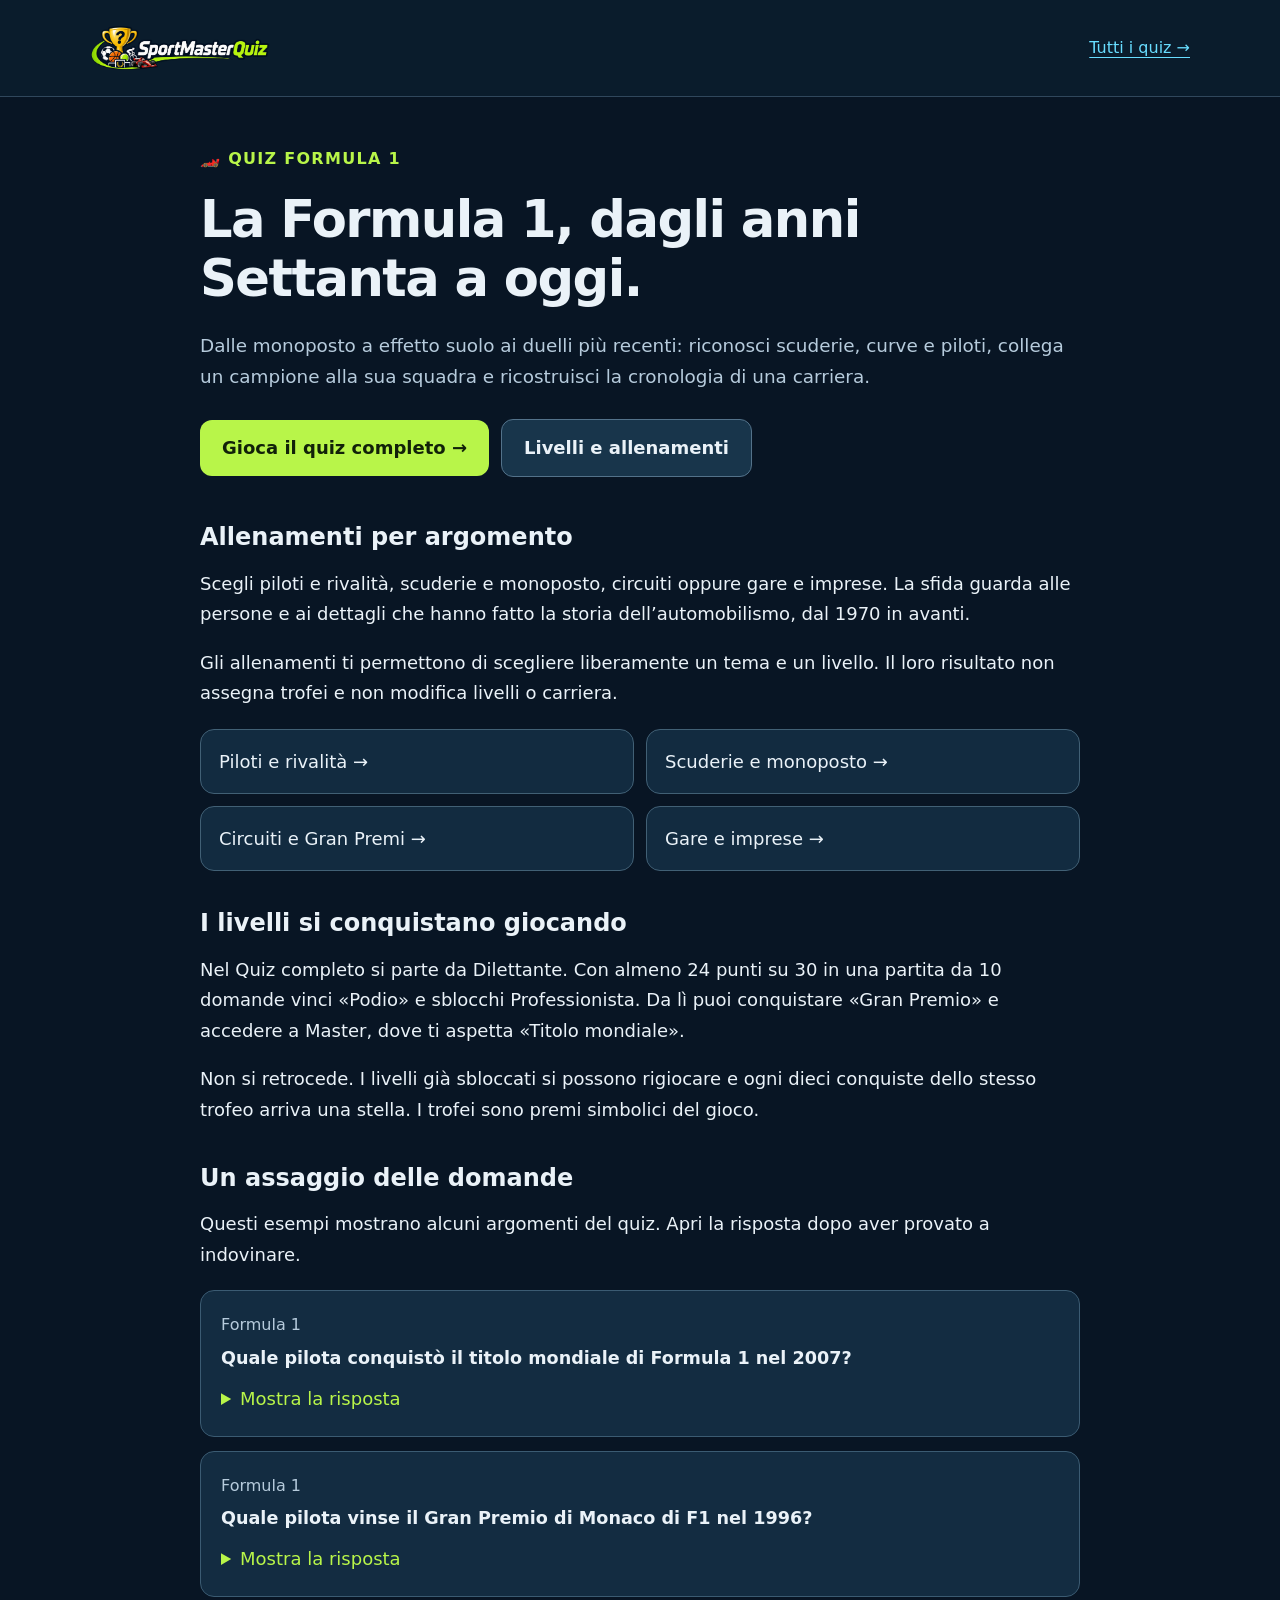
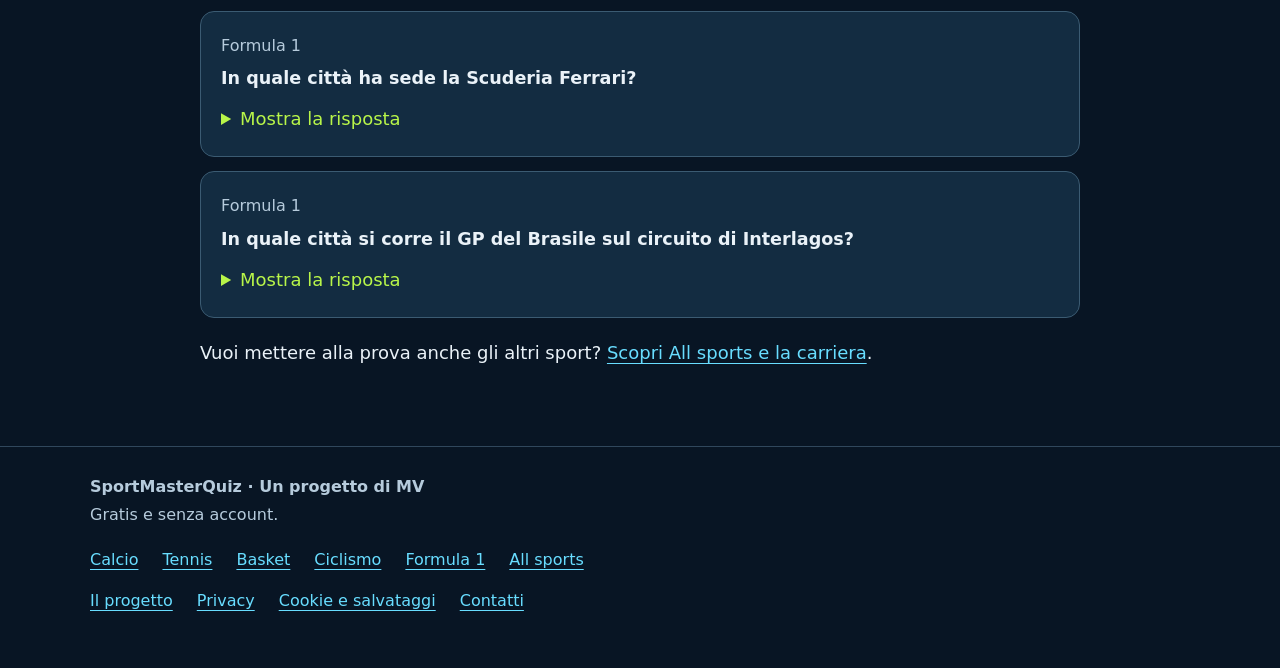
<file: formula-1/index.html>
<!doctype html><html lang="it"><head><meta charset="utf-8"><meta name="viewport" content="width=device-width,initial-scale=1"><title>Quiz Formula 1: domande, livelli e trofei | SportMasterQuiz</title><meta name="description" content="Quiz gratis di Formula 1: piloti, circuiti e scuderie. Gioca il Quiz completo per i trofei o preparati con gli allenamenti."><meta name="theme-color" content="#081524"><link rel="icon" href="/favicon.png" type="image/png"><link rel="stylesheet" href="/assets/pages.css"><link rel="canonical" href="https://sportmasterquiz.github.io/formula-1/"><meta property="og:type" content="website"><meta property="og:locale" content="it_IT"><meta property="og:site_name" content="SportMasterQuiz"><meta property="og:title" content="Quiz Formula 1: domande, livelli e trofei | SportMasterQuiz"><meta property="og:description" content="Quiz gratis di Formula 1: piloti, circuiti e scuderie. Gioca il Quiz completo per i trofei o preparati con gli allenamenti."><meta property="og:url" content="https://sportmasterquiz.github.io/formula-1/"><meta property="og:image" content="https://sportmasterquiz.github.io/assets/social/sportmasterquiz.png"><meta property="og:image:width" content="1200"><meta property="og:image:height" content="630"><meta property="og:image:alt" content="SportMasterQuiz: la tua cultura sportiva vale un trofeo?"><meta name="twitter:card" content="summary_large_image"><meta name="twitter:title" content="Quiz Formula 1: domande, livelli e trofei | SportMasterQuiz"><meta name="twitter:description" content="Quiz gratis di Formula 1: piloti, circuiti e scuderie. Gioca il Quiz completo per i trofei o preparati con gli allenamenti."><meta name="twitter:image" content="https://sportmasterquiz.github.io/assets/social/sportmasterquiz.png"></head><body><header><div class="wrap"><a class="brand" href="/" aria-label="SportMasterQuiz, torna ai quiz"><img src="/logo-sportmasterquiz-motori.svg" alt="SportMasterQuiz" width="180" height="60"></a><a class="homeLink" href="/">Tutti i quiz →</a></div></header><main class="wrap content"><p class="eyebrow">🏎️ Quiz Formula 1</p><h1>La Formula 1, dagli anni Settanta a oggi.</h1><p class="lead">Dalle monoposto a effetto suolo ai duelli più recenti: riconosci scuderie, curve e piloti, collega un campione alla sua squadra e ricostruisci la cronologia di una carriera.</p><a class="play" href="/?sport=formula1&amp;gioca=1">Gioca il quiz completo →</a><a class="play secondary" href="/?sport=formula1">Livelli e allenamenti</a><h2>Allenamenti per argomento</h2><p>Scegli piloti e rivalità, scuderie e monoposto, circuiti oppure gare e imprese. La sfida guarda alle persone e ai dettagli che hanno fatto la storia dell’automobilismo, dal 1970 in avanti.</p><p>Gli allenamenti ti permettono di scegliere liberamente un tema e un livello. Il loro risultato non assegna trofei e non modifica livelli o carriera.</p><div class="topics"><a class="topic" href="/?sport=formula1&amp;tema=piloti&amp;gioca=1">Piloti e rivalità →</a><a class="topic" href="/?sport=formula1&amp;tema=scuderie&amp;gioca=1">Scuderie e monoposto →</a><a class="topic" href="/?sport=formula1&amp;tema=circuiti&amp;gioca=1">Circuiti e Gran Premi →</a><a class="topic" href="/?sport=formula1&amp;tema=gare&amp;gioca=1">Gare e imprese →</a></div><h2>I livelli si conquistano giocando</h2><p>Nel Quiz completo si parte da Dilettante. Con almeno 24 punti su 30 in una partita da 10 domande vinci «Podio» e sblocchi Professionista. Da lì puoi conquistare «Gran Premio» e accedere a Master, dove ti aspetta «Titolo mondiale».</p><p>Non si retrocede. I livelli già sbloccati si possono rigiocare e ogni dieci conquiste dello stesso trofeo arriva una stella. I trofei sono premi simbolici del gioco.</p><h2>Un assaggio delle domande</h2><p>Questi esempi mostrano alcuni argomenti del quiz. Apri la risposta dopo aver provato a indovinare.</p><div class="samples"><article class="sample"><small>Formula 1</small><h3>Quale pilota conquistò il titolo mondiale di Formula 1 nel 2007?</h3><details><summary>Mostra la risposta</summary><p><strong>Kimi Räikkönen</strong>. Räikkönen vinse il titolo 2007 con la Ferrari.</p></details></article><article class="sample"><small>Formula 1</small><h3>Quale pilota vinse il Gran Premio di Monaco di F1 nel 1996?</h3><details><summary>Mostra la risposta</summary><p><strong>Olivier Panis</strong>. Panis conquistò la sua unica vittoria in F1 con la Ligier.</p></details></article><article class="sample"><small>Formula 1</small><h3>In quale città ha sede la Scuderia Ferrari?</h3><details><summary>Mostra la risposta</summary><p><strong>Maranello</strong>. La sede della Ferrari è a Maranello, in provincia di Modena.</p></details></article><article class="sample"><small>Formula 1</small><h3>In quale città si corre il GP del Brasile sul circuito di Interlagos?</h3><details><summary>Mostra la risposta</summary><p><strong>San Paolo</strong>. Interlagos si trova a San Paolo.</p></details></article></div><p>Vuoi mettere alla prova anche gli altri sport? <a href="/all-sports/">Scopri All sports e la carriera</a>.</p></main><footer><div class="wrap"><strong>SportMasterQuiz · Un progetto di MV</strong><p>Gratis e senza account.</p><nav class="links" aria-label="Quiz sportivi"><a href="/calcio/">Calcio</a><a href="/tennis/">Tennis</a><a href="/basket/">Basket</a><a href="/ciclismo/">Ciclismo</a><a href="/formula-1/">Formula 1</a><a href="/all-sports/">All sports</a></nav><nav class="links" aria-label="Informazioni"><a href="/progetto/">Il progetto</a><a href="/privacy/">Privacy</a><a href="/cookie/">Cookie e salvataggi</a><a href="/contatti/">Contatti</a></nav></div></footer></body></html>
</file>
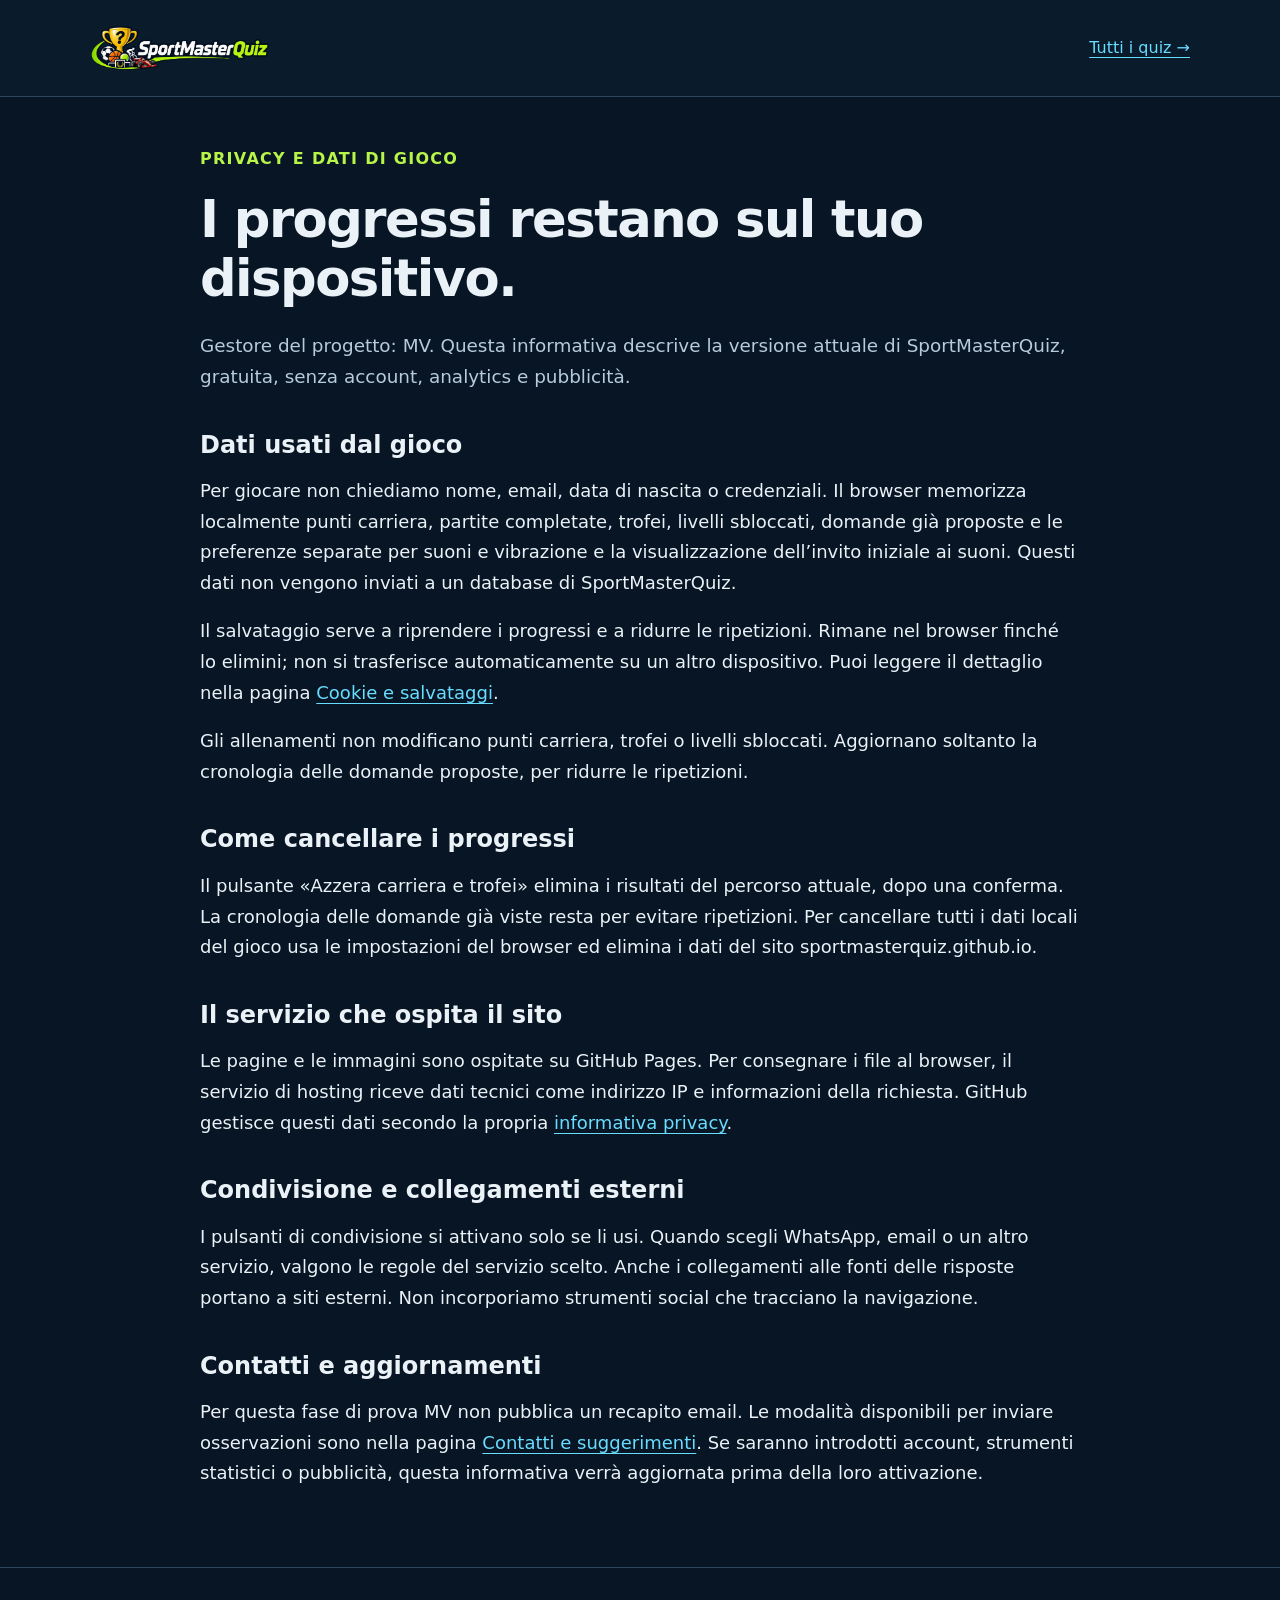
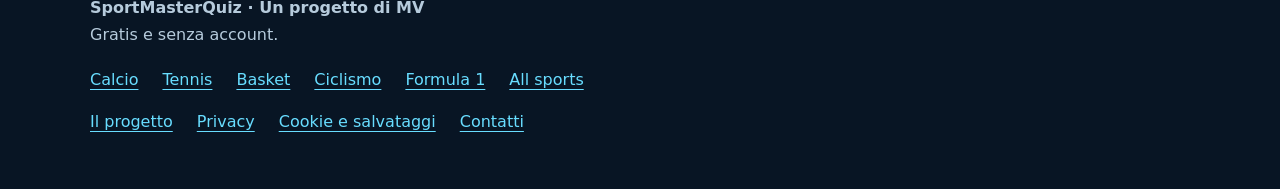
<file: privacy/index.html>
<!doctype html><html lang="it"><head><meta charset="utf-8"><meta name="viewport" content="width=device-width,initial-scale=1"><title>Privacy e dati di gioco | SportMasterQuiz</title><meta name="description" content="Come SportMasterQuiz usa i dati locali: progressi salvati nel browser, nessun account, nessuna pubblicità e informazioni su GitHub Pages."><meta name="theme-color" content="#081524"><link rel="icon" href="/favicon.png" type="image/png"><link rel="stylesheet" href="/assets/pages.css"><link rel="canonical" href="https://sportmasterquiz.github.io/privacy/"><meta property="og:type" content="website"><meta property="og:locale" content="it_IT"><meta property="og:site_name" content="SportMasterQuiz"><meta property="og:title" content="Privacy e dati di gioco | SportMasterQuiz"><meta property="og:description" content="Come SportMasterQuiz usa i dati locali: progressi salvati nel browser, nessun account, nessuna pubblicità e informazioni su GitHub Pages."><meta property="og:url" content="https://sportmasterquiz.github.io/privacy/"><meta property="og:image" content="https://sportmasterquiz.github.io/assets/social/sportmasterquiz.png"><meta property="og:image:width" content="1200"><meta property="og:image:height" content="630"><meta property="og:image:alt" content="SportMasterQuiz: la tua cultura sportiva vale un trofeo?"><meta name="twitter:card" content="summary_large_image"><meta name="twitter:title" content="Privacy e dati di gioco | SportMasterQuiz"><meta name="twitter:description" content="Come SportMasterQuiz usa i dati locali: progressi salvati nel browser, nessun account, nessuna pubblicità e informazioni su GitHub Pages."><meta name="twitter:image" content="https://sportmasterquiz.github.io/assets/social/sportmasterquiz.png"></head><body><header><div class="wrap"><a class="brand" href="/" aria-label="SportMasterQuiz, torna ai quiz"><img src="/logo-sportmasterquiz-motori.svg" alt="SportMasterQuiz" width="180" height="60"></a><a class="homeLink" href="/">Tutti i quiz →</a></div></header><main class="wrap content"><p class="eyebrow">Privacy e dati di gioco</p><h1>I progressi restano sul tuo dispositivo.</h1><p class="lead">Gestore del progetto: MV. Questa informativa descrive la versione attuale di SportMasterQuiz, gratuita, senza account, analytics e pubblicità.</p><h2>Dati usati dal gioco</h2><p>Per giocare non chiediamo nome, email, data di nascita o credenziali. Il browser memorizza localmente punti carriera, partite completate, trofei, livelli sbloccati, domande già proposte e le preferenze separate per suoni e vibrazione e la visualizzazione dell’invito iniziale ai suoni. Questi dati non vengono inviati a un database di SportMasterQuiz.</p><p>Il salvataggio serve a riprendere i progressi e a ridurre le ripetizioni. Rimane nel browser finché lo elimini; non si trasferisce automaticamente su un altro dispositivo. Puoi leggere il dettaglio nella pagina <a href="/cookie/">Cookie e salvataggi</a>.</p><p>Gli allenamenti non modificano punti carriera, trofei o livelli sbloccati. Aggiornano soltanto la cronologia delle domande proposte, per ridurre le ripetizioni.</p><h2>Come cancellare i progressi</h2><p>Il pulsante «Azzera carriera e trofei» elimina i risultati del percorso attuale, dopo una conferma. La cronologia delle domande già viste resta per evitare ripetizioni. Per cancellare tutti i dati locali del gioco usa le impostazioni del browser ed elimina i dati del sito sportmasterquiz.github.io.</p><h2>Il servizio che ospita il sito</h2><p>Le pagine e le immagini sono ospitate su GitHub Pages. Per consegnare i file al browser, il servizio di hosting riceve dati tecnici come indirizzo IP e informazioni della richiesta. GitHub gestisce questi dati secondo la propria <a href="https://docs.github.com/en/site-policy/privacy-policies/github-general-privacy-statement" rel="noopener noreferrer">informativa privacy</a>.</p><h2>Condivisione e collegamenti esterni</h2><p>I pulsanti di condivisione si attivano solo se li usi. Quando scegli WhatsApp, email o un altro servizio, valgono le regole del servizio scelto. Anche i collegamenti alle fonti delle risposte portano a siti esterni. Non incorporiamo strumenti social che tracciano la navigazione.</p><h2>Contatti e aggiornamenti</h2><p>Per questa fase di prova MV non pubblica un recapito email. Le modalità disponibili per inviare osservazioni sono nella pagina <a href="/contatti/">Contatti e suggerimenti</a>. Se saranno introdotti account, strumenti statistici o pubblicità, questa informativa verrà aggiornata prima della loro attivazione.</p></main><footer><div class="wrap"><strong>SportMasterQuiz · Un progetto di MV</strong><p>Gratis e senza account.</p><nav class="links" aria-label="Quiz sportivi"><a href="/calcio/">Calcio</a><a href="/tennis/">Tennis</a><a href="/basket/">Basket</a><a href="/ciclismo/">Ciclismo</a><a href="/formula-1/">Formula 1</a><a href="/all-sports/">All sports</a></nav><nav class="links" aria-label="Informazioni"><a href="/progetto/">Il progetto</a><a href="/privacy/">Privacy</a><a href="/cookie/">Cookie e salvataggi</a><a href="/contatti/">Contatti</a></nav></div></footer></body></html>
</file>
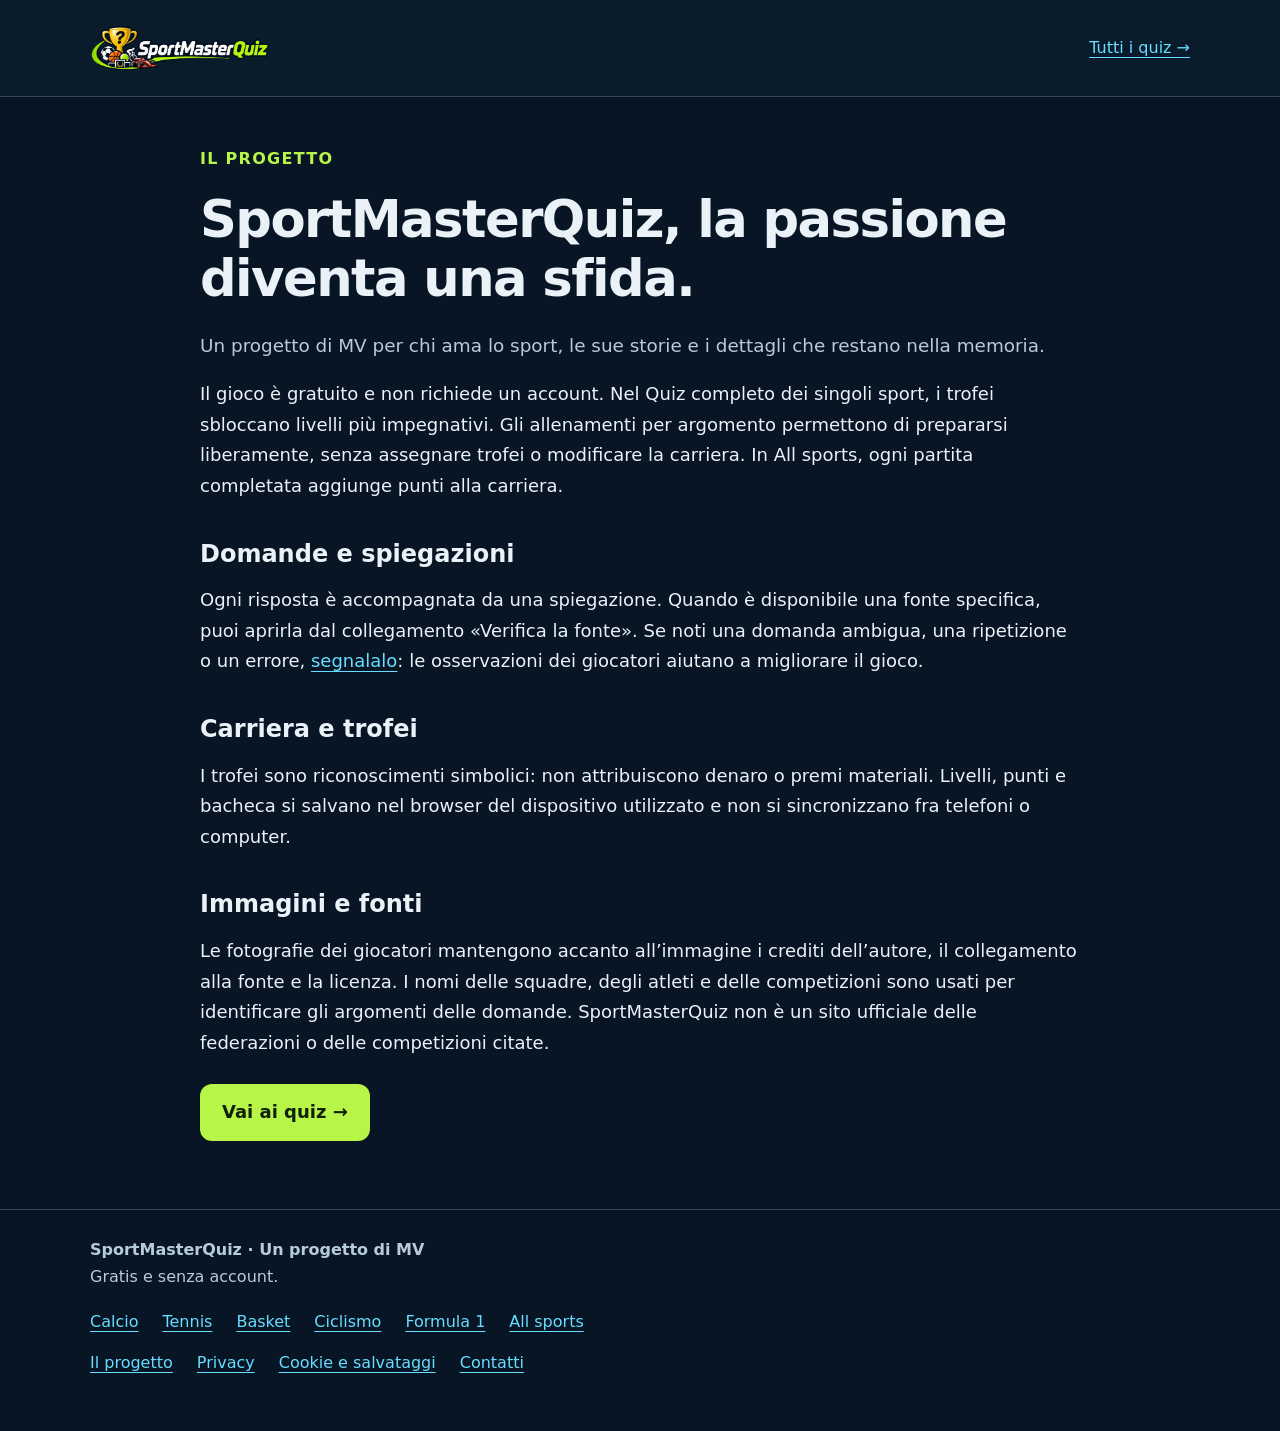
<file: progetto/index.html>
<!doctype html><html lang="it"><head><meta charset="utf-8"><meta name="viewport" content="width=device-width,initial-scale=1"><title>Il progetto e come si gioca | SportMasterQuiz</title><meta name="description" content="Scopri SportMasterQuiz, il progetto di MV: quiz gratuiti, livelli da sbloccare, trofei simbolici e carriera All sports."><meta name="theme-color" content="#081524"><link rel="icon" href="/favicon.png" type="image/png"><link rel="stylesheet" href="/assets/pages.css"><link rel="canonical" href="https://sportmasterquiz.github.io/progetto/"><meta property="og:type" content="website"><meta property="og:locale" content="it_IT"><meta property="og:site_name" content="SportMasterQuiz"><meta property="og:title" content="Il progetto e come si gioca | SportMasterQuiz"><meta property="og:description" content="Scopri SportMasterQuiz, il progetto di MV: quiz gratuiti, livelli da sbloccare, trofei simbolici e carriera All sports."><meta property="og:url" content="https://sportmasterquiz.github.io/progetto/"><meta property="og:image" content="https://sportmasterquiz.github.io/assets/social/sportmasterquiz.png"><meta property="og:image:width" content="1200"><meta property="og:image:height" content="630"><meta property="og:image:alt" content="SportMasterQuiz: la tua cultura sportiva vale un trofeo?"><meta name="twitter:card" content="summary_large_image"><meta name="twitter:title" content="Il progetto e come si gioca | SportMasterQuiz"><meta name="twitter:description" content="Scopri SportMasterQuiz, il progetto di MV: quiz gratuiti, livelli da sbloccare, trofei simbolici e carriera All sports."><meta name="twitter:image" content="https://sportmasterquiz.github.io/assets/social/sportmasterquiz.png"></head><body><header><div class="wrap"><a class="brand" href="/" aria-label="SportMasterQuiz, torna ai quiz"><img src="/logo-sportmasterquiz-motori.svg" alt="SportMasterQuiz" width="180" height="60"></a><a class="homeLink" href="/">Tutti i quiz →</a></div></header><main class="wrap content"><p class="eyebrow">Il progetto</p><h1>SportMasterQuiz, la passione diventa una sfida.</h1><p class="lead">Un progetto di MV per chi ama lo sport, le sue storie e i dettagli che restano nella memoria.</p><p>Il gioco è gratuito e non richiede un account. Nel Quiz completo dei singoli sport, i trofei sbloccano livelli più impegnativi. Gli allenamenti per argomento permettono di prepararsi liberamente, senza assegnare trofei o modificare la carriera. In All sports, ogni partita completata aggiunge punti alla carriera.</p><h2>Domande e spiegazioni</h2><p>Ogni risposta è accompagnata da una spiegazione. Quando è disponibile una fonte specifica, puoi aprirla dal collegamento «Verifica la fonte». Se noti una domanda ambigua, una ripetizione o un errore, <a href="/contatti/">segnalalo</a>: le osservazioni dei giocatori aiutano a migliorare il gioco.</p><h2>Carriera e trofei</h2><p>I trofei sono riconoscimenti simbolici: non attribuiscono denaro o premi materiali. Livelli, punti e bacheca si salvano nel browser del dispositivo utilizzato e non si sincronizzano fra telefoni o computer.</p><h2>Immagini e fonti</h2><p>Le fotografie dei giocatori mantengono accanto all’immagine i crediti dell’autore, il collegamento alla fonte e la licenza. I nomi delle squadre, degli atleti e delle competizioni sono usati per identificare gli argomenti delle domande. SportMasterQuiz non è un sito ufficiale delle federazioni o delle competizioni citate.</p><a class="play" href="/">Vai ai quiz →</a></main><footer><div class="wrap"><strong>SportMasterQuiz · Un progetto di MV</strong><p>Gratis e senza account.</p><nav class="links" aria-label="Quiz sportivi"><a href="/calcio/">Calcio</a><a href="/tennis/">Tennis</a><a href="/basket/">Basket</a><a href="/ciclismo/">Ciclismo</a><a href="/formula-1/">Formula 1</a><a href="/all-sports/">All sports</a></nav><nav class="links" aria-label="Informazioni"><a href="/progetto/">Il progetto</a><a href="/privacy/">Privacy</a><a href="/cookie/">Cookie e salvataggi</a><a href="/contatti/">Contatti</a></nav></div></footer></body></html>
</file>
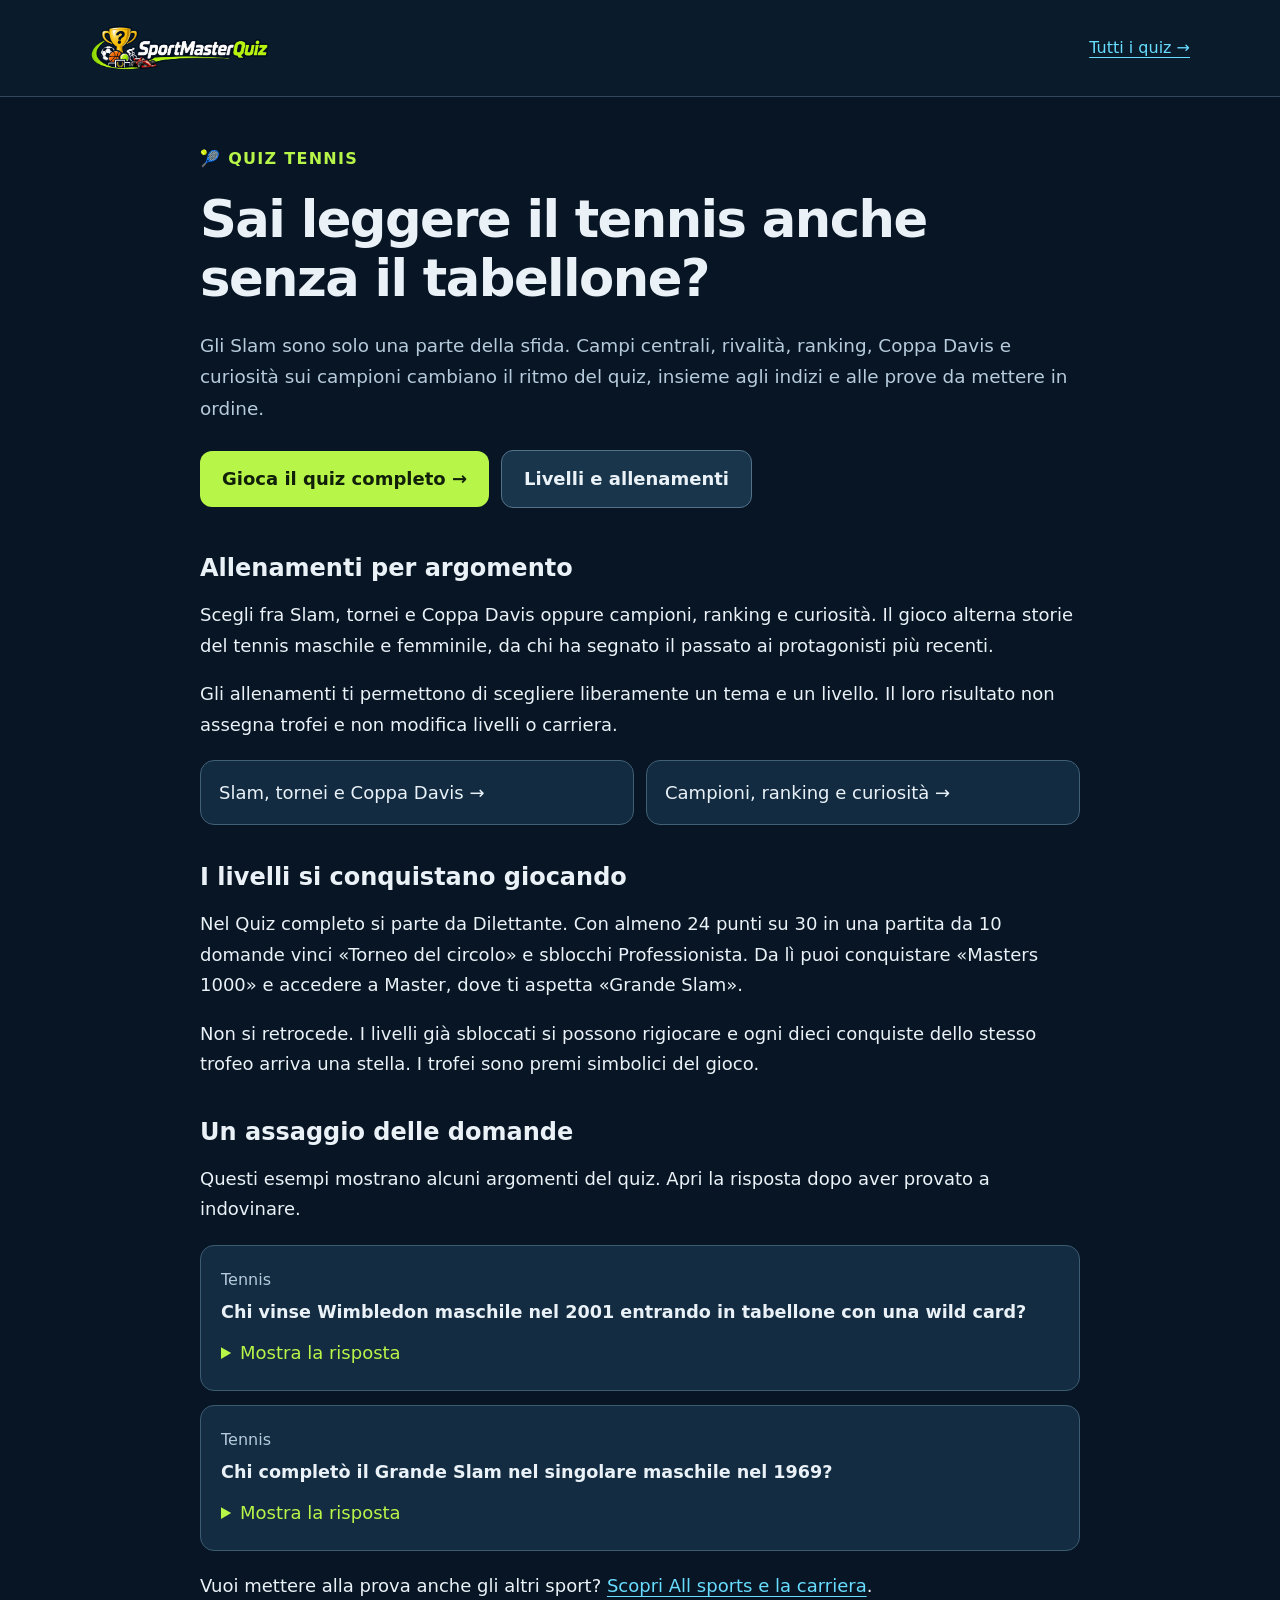
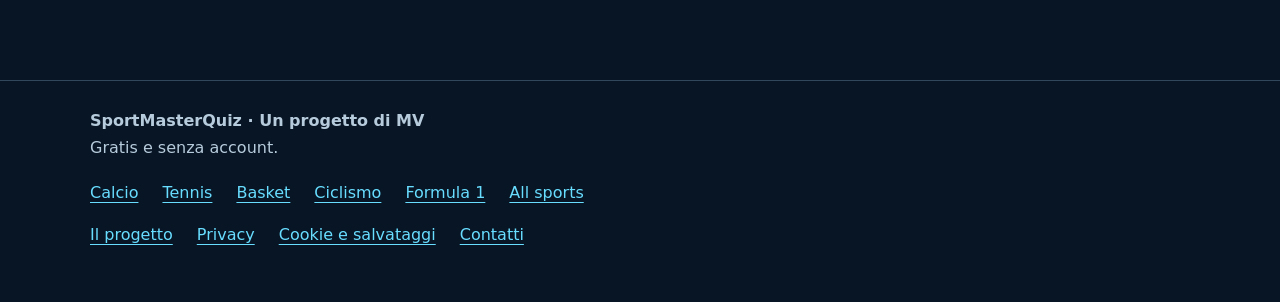
<file: tennis/index.html>
<!doctype html><html lang="it"><head><meta charset="utf-8"><meta name="viewport" content="width=device-width,initial-scale=1"><title>Quiz Tennis: domande, livelli e trofei | SportMasterQuiz</title><meta name="description" content="Quiz gratis di Tennis: slam, davis e campioni. Gioca il Quiz completo per i trofei o preparati con gli allenamenti."><meta name="theme-color" content="#081524"><link rel="icon" href="/favicon.png" type="image/png"><link rel="stylesheet" href="/assets/pages.css"><link rel="canonical" href="https://sportmasterquiz.github.io/tennis/"><meta property="og:type" content="website"><meta property="og:locale" content="it_IT"><meta property="og:site_name" content="SportMasterQuiz"><meta property="og:title" content="Quiz Tennis: domande, livelli e trofei | SportMasterQuiz"><meta property="og:description" content="Quiz gratis di Tennis: slam, davis e campioni. Gioca il Quiz completo per i trofei o preparati con gli allenamenti."><meta property="og:url" content="https://sportmasterquiz.github.io/tennis/"><meta property="og:image" content="https://sportmasterquiz.github.io/assets/social/sportmasterquiz.png"><meta property="og:image:width" content="1200"><meta property="og:image:height" content="630"><meta property="og:image:alt" content="SportMasterQuiz: la tua cultura sportiva vale un trofeo?"><meta name="twitter:card" content="summary_large_image"><meta name="twitter:title" content="Quiz Tennis: domande, livelli e trofei | SportMasterQuiz"><meta name="twitter:description" content="Quiz gratis di Tennis: slam, davis e campioni. Gioca il Quiz completo per i trofei o preparati con gli allenamenti."><meta name="twitter:image" content="https://sportmasterquiz.github.io/assets/social/sportmasterquiz.png"></head><body><header><div class="wrap"><a class="brand" href="/" aria-label="SportMasterQuiz, torna ai quiz"><img src="/logo-sportmasterquiz-motori.svg" alt="SportMasterQuiz" width="180" height="60"></a><a class="homeLink" href="/">Tutti i quiz →</a></div></header><main class="wrap content"><p class="eyebrow">🎾 Quiz Tennis</p><h1>Sai leggere il tennis anche senza il tabellone?</h1><p class="lead">Gli Slam sono solo una parte della sfida. Campi centrali, rivalità, ranking, Coppa Davis e curiosità sui campioni cambiano il ritmo del quiz, insieme agli indizi e alle prove da mettere in ordine.</p><a class="play" href="/?sport=tennis&amp;gioca=1">Gioca il quiz completo →</a><a class="play secondary" href="/?sport=tennis">Livelli e allenamenti</a><h2>Allenamenti per argomento</h2><p>Scegli fra Slam, tornei e Coppa Davis oppure campioni, ranking e curiosità. Il gioco alterna storie del tennis maschile e femminile, da chi ha segnato il passato ai protagonisti più recenti.</p><p>Gli allenamenti ti permettono di scegliere liberamente un tema e un livello. Il loro risultato non assegna trofei e non modifica livelli o carriera.</p><div class="topics"><a class="topic" href="/?sport=tennis&amp;tema=slam&amp;gioca=1">Slam, tornei e Coppa Davis →</a><a class="topic" href="/?sport=tennis&amp;tema=campioni&amp;gioca=1">Campioni, ranking e curiosità →</a></div><h2>I livelli si conquistano giocando</h2><p>Nel Quiz completo si parte da Dilettante. Con almeno 24 punti su 30 in una partita da 10 domande vinci «Torneo del circolo» e sblocchi Professionista. Da lì puoi conquistare «Masters 1000» e accedere a Master, dove ti aspetta «Grande Slam».</p><p>Non si retrocede. I livelli già sbloccati si possono rigiocare e ogni dieci conquiste dello stesso trofeo arriva una stella. I trofei sono premi simbolici del gioco.</p><h2>Un assaggio delle domande</h2><p>Questi esempi mostrano alcuni argomenti del quiz. Apri la risposta dopo aver provato a indovinare.</p><div class="samples"><article class="sample"><small>Tennis</small><h3>Chi vinse Wimbledon maschile nel 2001 entrando in tabellone con una wild card?</h3><details><summary>Mostra la risposta</summary><p><strong>Goran Ivanišević</strong>. Ivanišević batté Rafter nella finale del 2001.</p></details></article><article class="sample"><small>Tennis</small><h3>Chi completò il Grande Slam nel singolare maschile nel 1969?</h3><details><summary>Mostra la risposta</summary><p><strong>Rod Laver</strong>. Rod Laver vinse tutti e quattro gli Slam nello stesso anno, nel 1969.</p></details></article></div><p>Vuoi mettere alla prova anche gli altri sport? <a href="/all-sports/">Scopri All sports e la carriera</a>.</p></main><footer><div class="wrap"><strong>SportMasterQuiz · Un progetto di MV</strong><p>Gratis e senza account.</p><nav class="links" aria-label="Quiz sportivi"><a href="/calcio/">Calcio</a><a href="/tennis/">Tennis</a><a href="/basket/">Basket</a><a href="/ciclismo/">Ciclismo</a><a href="/formula-1/">Formula 1</a><a href="/all-sports/">All sports</a></nav><nav class="links" aria-label="Informazioni"><a href="/progetto/">Il progetto</a><a href="/privacy/">Privacy</a><a href="/cookie/">Cookie e salvataggi</a><a href="/contatti/">Contatti</a></nav></div></footer></body></html>
</file>
<file: assets/pages.css>
*{box-sizing:border-box}html{scroll-behavior:smooth}body{margin:0;background:#081524;color:#eaf2f8;font-family:system-ui,-apple-system,BlinkMacSystemFont,"Segoe UI",sans-serif;line-height:1.7;font-size:18px}a{color:#68ddff;text-underline-offset:4px}a:focus-visible,summary:focus-visible{outline:3px solid #b8f549;outline-offset:5px}.wrap{width:min(1100px,calc(100% - 40px));margin:auto}header{border-bottom:1px solid #30475c;background:#0a1c2c}header .wrap{display:flex;align-items:center;justify-content:space-between;gap:20px;padding:18px 0}.brand{display:flex;align-items:center;gap:12px;text-decoration:none;color:#fff;font-weight:850}.brand img{width:180px;height:60px;object-fit:contain}.homeLink{font-size:1rem}.content{max-width:880px;padding:48px 0 60px}h1{font-size:clamp(2rem,5vw,3.2rem);line-height:1.15;letter-spacing:-.03em;margin:10px 0 22px}h2{font-size:1.5rem;line-height:1.4;margin:36px 0 14px}p{margin:0 0 18px}.eyebrow{font-size:1rem;color:#b8f549;font-weight:850;letter-spacing:.08em;text-transform:uppercase}.lead{font-size:1.15rem;color:#b6cbdc}.play{display:inline-block;padding:13px 22px;border-radius:12px;background:#b8f549;color:#112109;font-weight:850;text-decoration:none;min-height:48px;margin:8px 12px 8px 0}.secondary{background:#18354b;color:#eaf2f8;border:1px solid #53728a}.topics{display:grid;grid-template-columns:repeat(2,minmax(0,1fr));gap:12px;margin:20px 0}.topic{display:block;padding:18px;border:1px solid #416075;border-radius:14px;background:#122b40;color:#eaf2f8;text-decoration:none;line-height:1.5}.topic:hover{border-color:#b8f549}.samples{display:grid;gap:14px;margin:20px 0}.sample{padding:20px;background:#132c41;border:1px solid #3b5b72;border-radius:14px}.sample h3{font-size:1.1rem;margin:0 0 12px;line-height:1.6}.sample details{margin-top:12px}.sample summary{color:#b8f549;cursor:pointer;min-height:32px}.sample p{margin:12px 0 0;color:#c5d7e5}.samples small{display:block;color:#b6cbdc;font-size:1rem;margin-bottom:5px}li{margin-bottom:10px}footer{border-top:1px solid #30475c;padding:26px 0 40px;color:#b6cbdc;font-size:1rem}.links{display:flex;gap:14px 24px;flex-wrap:wrap;margin:14px 0}.note{padding:18px;border:1px solid #436476;border-radius:12px;background:#102b3b}.tableWrap{overflow:auto}table{border-collapse:collapse;width:100%;font-size:1rem}th,td{border:1px solid #416075;text-align:left;padding:12px;vertical-align:top}th{background:#18354b}.muted{color:#b6cbdc}@media(max-width:600px){body{font-size:17px}.wrap{width:calc(100% - 32px)}header .wrap{gap:12px;padding:12px 0}.brand img{width:150px;height:50px}.homeLink{font-size:1rem}.content{padding:30px 0 40px}.topics{grid-template-columns:1fr}.play{display:block;text-align:center;margin:12px 0}.sample{padding:17px}.lead{font-size:1.1rem}}
</file>
